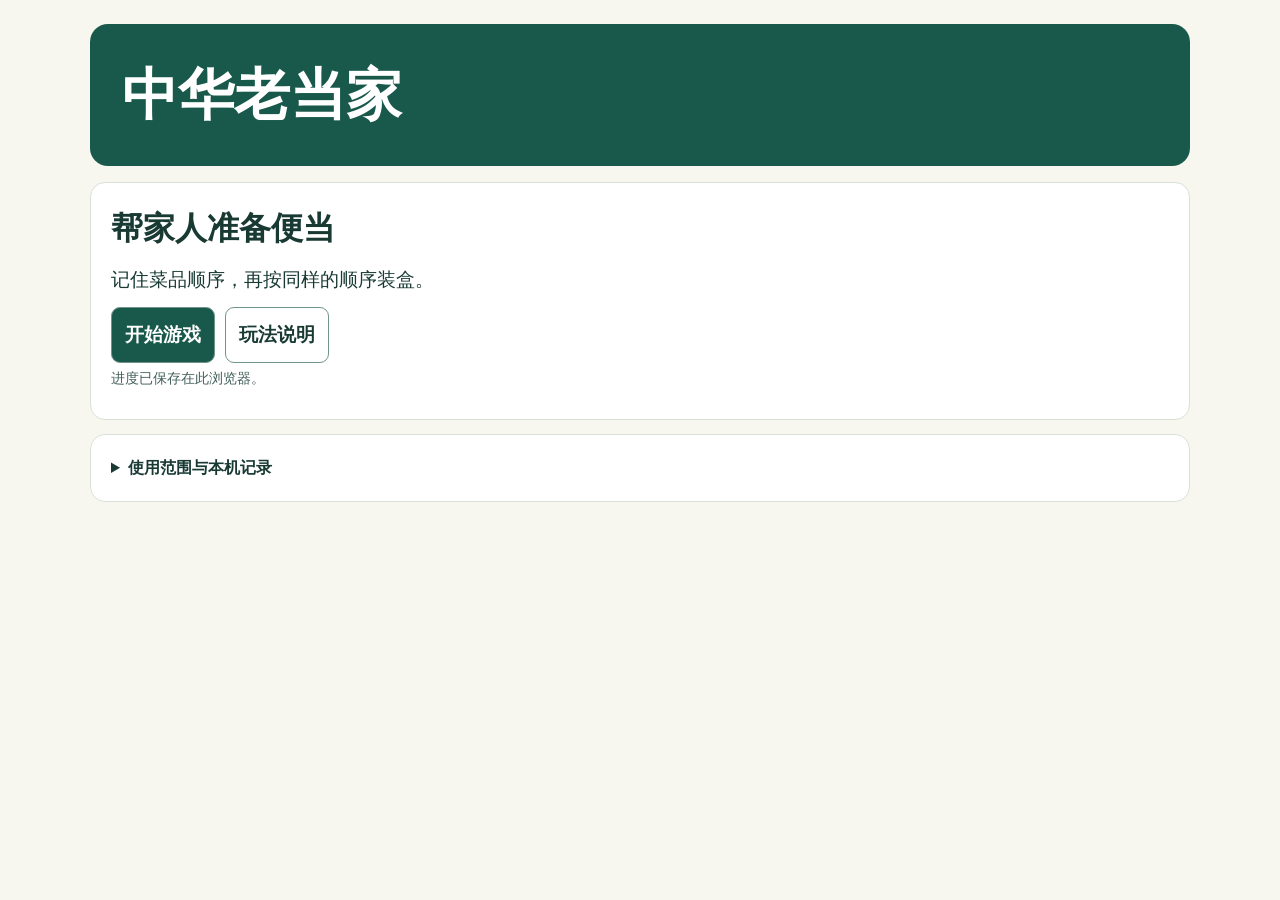
<file: chinese-old-master-mvp/index.html>
<!DOCTYPE html>
<html lang="zh-CN">
<head>
  <meta charset="utf-8">
  <meta name="viewport" content="width=device-width, initial-scale=1">
  <title>中华老当家 便当试玩</title>
  <link rel="stylesheet" href="style.css?v=survey-13">
</head>
<body><main>
  <header><h1>中华老当家</h1></header>
  <aside id="study-info" class="card" hidden>
    <strong id="study-title">研究试玩</strong>
    <p id="study-disclosure">本次试玩会保存菜品顺序、您的选择、提示与撤回操作、用时、关卡难度和您对游戏难度的反馈。研究团队使用研究编号整理记录。</p>
    <label id="study-consent-label"><input type="checkbox" id="study-consent"> 我已了解，并同意保存本次试玩记录。</label>
    <p id="study-entry-status" role="status"></p>
  </aside>
  <section id="home" class="card entry" aria-labelledby="home-title">
    <h2 id="home-title" tabindex="-1">帮家人准备便当</h2>
    <p>记住菜品顺序，再按同样的顺序装盒。</p>
    <div class="actions">
      <button id="home-start" class="primary">开始游戏</button>
      <button id="home-rules">玩法说明</button>
    </div>
    <p id="home-status" class="small" role="status"></p>
  </section>
  <section id="rules" class="card entry" aria-labelledby="rules-title" hidden>
    <h2 id="rules-title" tabindex="-1">怎样准备便当？</h2>
    <ol class="guide-steps">
      <li>
        <div class="guide-preview" aria-hidden="true"><span class="small">正在展示菜品</span><span class="guide-crop guide-watch"><img src="guide-watch.png" alt=""></span></div>
        <h3>记住菜品</h3><p>菜名会一个接一个出现。请记住它们的先后顺序。</p>
      </li>
      <li>
        <div class="guide-preview" aria-hidden="true"><span class="guide-crop guide-place"><img src="guide-place.png" alt=""></span></div>
        <h3>摆放菜品</h3><p>按原来的顺序依次点菜名。点错了，可以点「撤销」收回最后一道。</p>
      </li>
      <li>
        <div class="guide-preview" aria-hidden="true"><span>第 1 格　番茄炒蛋<br>第 2 格　家常豆腐</span><span class="guide-crop guide-submit"><img src="guide-check.png" alt=""></span></div>
        <h3>检查提交</h3><p>从第一格开始检查。准备好后点「提交便当」，进入下一轮。</p>
      </li>
    </ol>
    <p class="guide-note">正式游戏会根据您的完成情况调整菜品数量。按照自己的节奏来就好。游戏过程中偶尔会问您觉得难度怎么样，请按实际感受选择。</p>
    <div class="actions">
      <button id="rules-practice" class="primary">我知道了，开始练习</button>
      <button id="rules-back">返回首页</button>
    </div>
  </section>
  <section id="practice-complete" class="card entry" aria-labelledby="practice-title" hidden>
    <h2 id="practice-title" tabindex="-1">练习完成</h2>
    <p id="practice-feedback"></p>
    <dl class="practice-order">
      <dt>正确顺序</dt><dd id="practice-target"></dd>
      <dt>您摆放的顺序</dt><dd id="practice-answer"></dd>
    </dl>
    <p>如果已经明白怎么玩，就可以开始正式游戏。</p>
    <div class="actions">
      <button id="practice-retry">再练一次</button>
      <button id="formal-start" class="primary">我明白了，进入正式游戏</button>
    </div>
  </section>
  <section id="game" aria-label="便当游戏" hidden>
    <div id="chapters" class="chapters" aria-label="剧情进度"></div>
    <article class="card" id="game-card" tabindex="-1">
      <div class="state"><strong id="order"></strong><span id="progress"></span></div>
      <p id="storage" class="small" role="status"></p>
      <p id="feedback" role="status"></p>
      <div id="stage" class="stage" aria-live="polite">准备好后开始订单</div>
      <div id="choices" class="actions"></div>
      <ol id="answer" class="answer-slots" aria-label="便当内的摆放顺序" hidden></ol>
      <div class="actions">
        <button id="begin" class="primary">开始订单</button>
        <button id="undo" hidden>撤销</button><button id="hint" hidden>查看原顺序</button>
        <button id="submit" class="primary" hidden>提交便当</button>
        <button id="abort" hidden>中止本轮</button><button id="fault" hidden>记录设备异常</button>
        <button id="resume" hidden>继续测评</button>
      </div>
      <p id="report" class="report" hidden></p>
      <div class="actions end-actions" id="formal-actions">
        <button id="export">下载试玩记录</button><button id="end">提前结束测评</button><button id="reset">开始新测评</button>
      </div>
    </article>
    <details class="card" id="formal-log"><summary>本次逐轮记录</summary><div id="gameLog"></div></details>
  </section>
  <p id="study-status" class="small" role="status" hidden></p>
  <details class="card">
    <summary>使用范围与本机记录</summary>
    <p>本页面用于便当试玩。练习和正式记录分别保存在当前浏览器。换设备或清除站点数据前，请下载所需记录。</p>
    <div class="actions">
      <button id="export-local">下载本机试玩存档</button>
      <button id="home-reset" hidden>开始新测评</button>
    </div>
  </details>
  <dialog id="survey" aria-labelledby="survey-question" aria-describedby="survey-note">
    <h2 id="survey-question" tabindex="-1"></h2>
    <p id="survey-note">请按实际感受选择。答案仅用于研究，当前难度仍按游戏表现决定。</p>
    <div id="survey-options"></div>
  </dialog>
</main><script type="module" src="app.mjs?v=survey-13"></script></body>
</html>
</file>
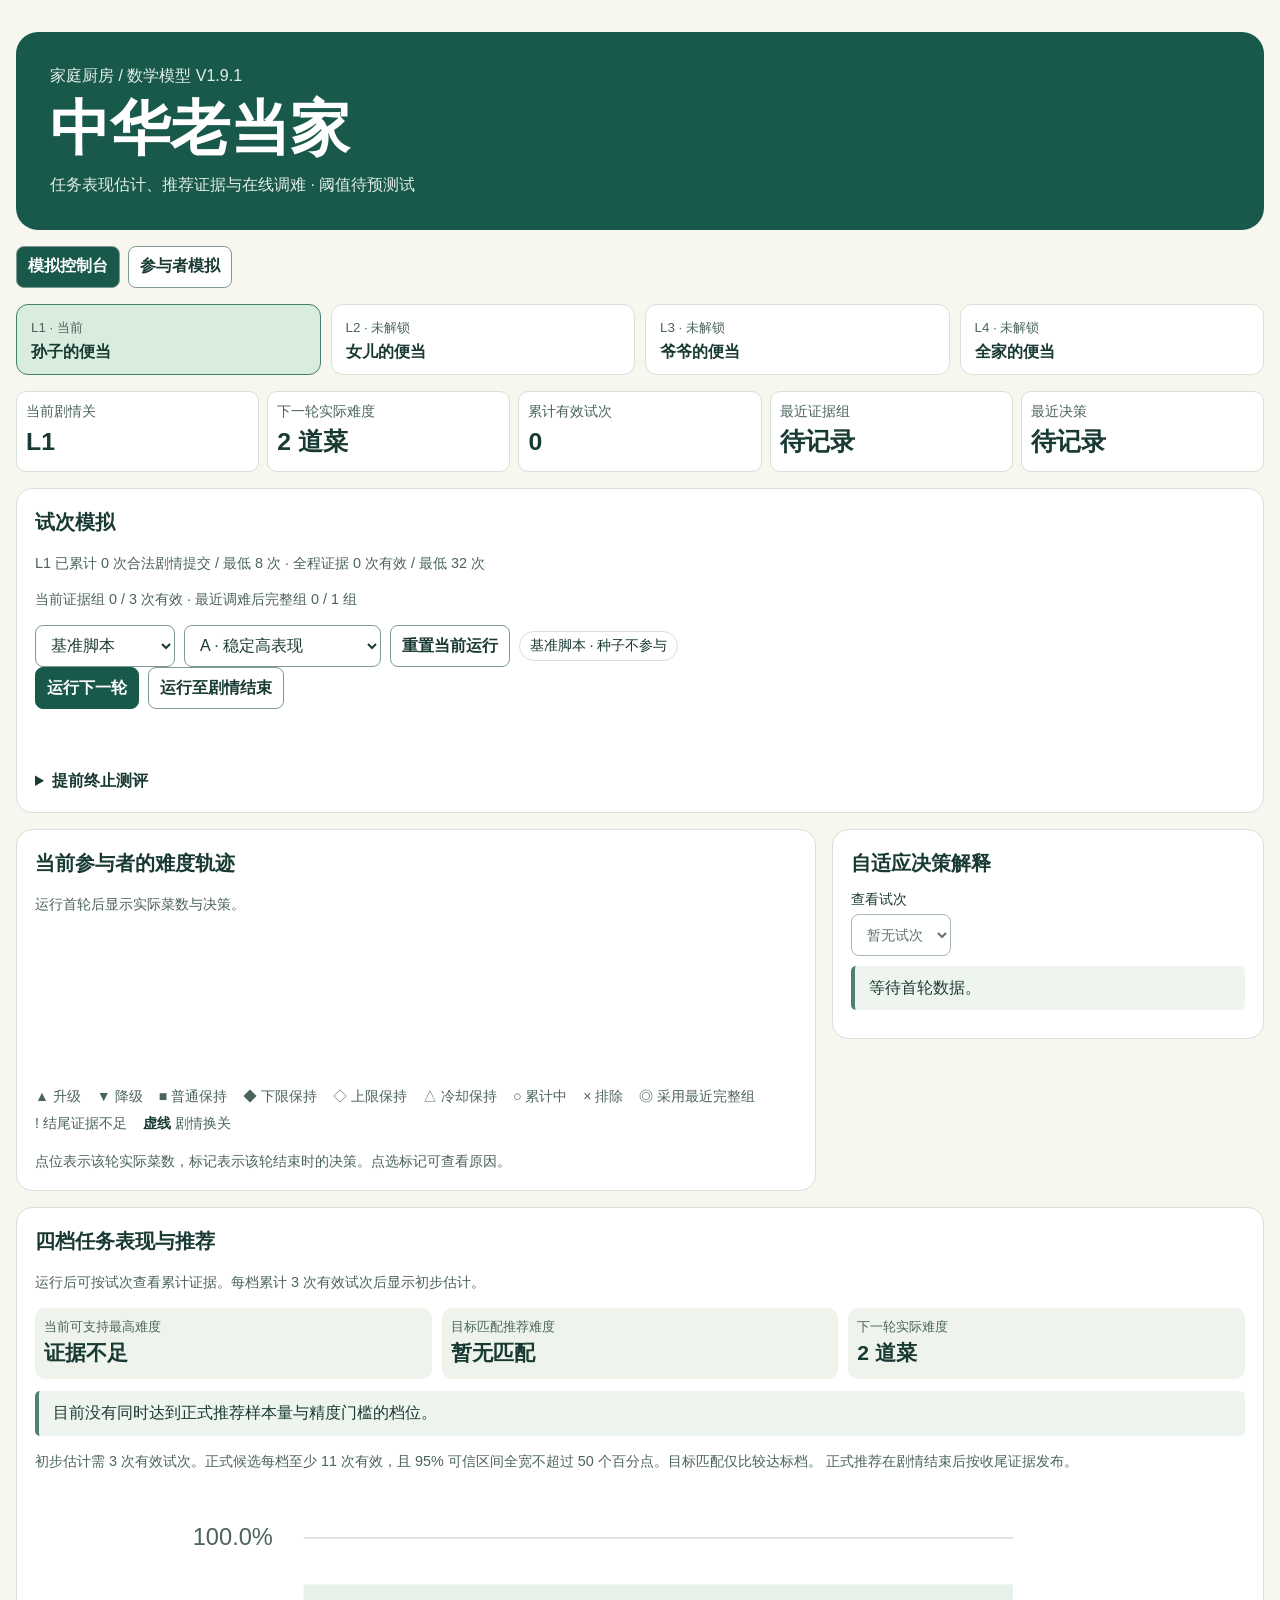
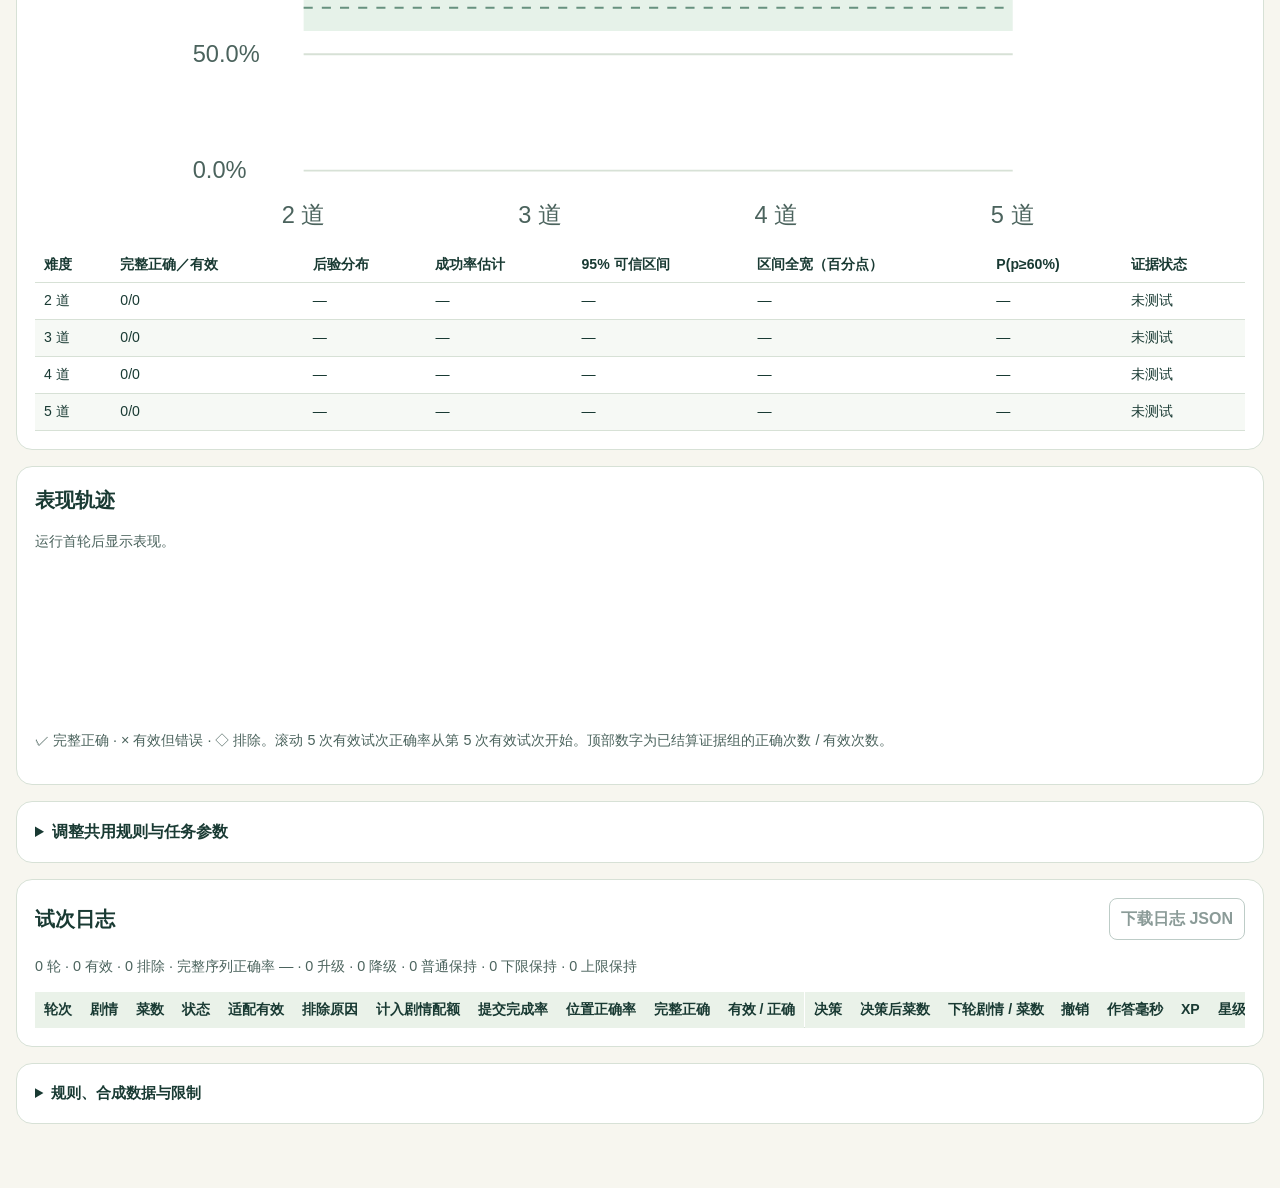
<file: chinese-old-master-simulator-v18/index.html>
<!doctype html>
<html lang="zh-CN">
<head>
<meta charset="utf-8">
<meta name="viewport" content="width=device-width, initial-scale=1">
<title>中华老当家 自适应数值模拟器 数学模型 V1.9.1</title>
<style>
:root{color-scheme:light;--ink:#193a33;--muted:#4b635d;--paper:#f7f6ef;--line:#d7e1d6;--green:#19594b;--rust:#a64e30}
*{box-sizing:border-box}body{margin:0;background:var(--paper);color:var(--ink);font:16px/1.55 "Microsoft YaHei","PingFang SC",sans-serif}
main{width:min(1250px,calc(100% - 32px));margin:auto;padding:32px 0 48px}
header{background:var(--green);border-radius:22px;padding:28px 34px;color:#fff;position:relative;overflow:hidden}
header p{margin:4px 0;color:#e1eee6}h1{font-family:SimSun,serif;font-size:clamp(2.25rem,6vw,3.75rem);line-height:1.12;margin:7px 0 10px}
h2{font-size:1.23rem;margin:0 0 10px}h3{margin:12px 0 6px}
.story{display:grid;grid-template-columns:repeat(4,1fr);gap:10px;margin:16px 0}
.chapter{border:1px solid var(--line);background:#fff;border-radius:12px;padding:10px 14px}.chapter strong{display:block}
.chapter[aria-current=step]{background:#d9eddf;border-color:#43806e}.chapter small{color:var(--muted)}
.layout{display:grid;grid-template-columns:minmax(0,1.6fr) minmax(330px,1fr);gap:16px;align-items:start}
.card{background:#fff;border:1px solid var(--line);border-radius:16px;padding:18px;margin-bottom:16px}
.toolbar,.flex{display:flex;align-items:center;gap:9px;flex-wrap:wrap}
button,select,input{font:inherit;color:inherit;border:1px solid #7e9a90;border-radius:8px;background:#fff;padding:7px 11px;min-height:42px}
button{cursor:pointer;font-weight:700}button:hover:not(:disabled){background:#e7f3e9}button.primary{background:var(--green);color:#fff;border-color:var(--green)}button.primary:hover:not(:disabled){background:#114336}
button:disabled{opacity:.5;cursor:default}button:focus-visible,select:focus-visible,input:focus-visible,summary:focus-visible{outline:3px solid #c67436;outline-offset:2px}
input[type=number]{width:100%;min-width:0}label{display:block;font-size:.9rem}label input,label select{display:block;margin-top:3px}
.fields{display:grid;grid-template-columns:repeat(2,minmax(0,1fr));gap:8px;margin:11px 0}
.levelfields{display:grid;grid-template-columns:repeat(3,minmax(0,1fr));gap:6px;align-items:center;margin:10px 0}
.state{display:grid;grid-template-columns:repeat(4,1fr);gap:8px;margin:16px 0}
.stat{background:#eef4ec;border-radius:10px;padding:9px;font-size:.82rem;color:var(--muted)}.stat b{display:block;font-size:1.32rem;color:var(--ink)}
.recommendation-stats{display:grid;grid-template-columns:repeat(auto-fit,minmax(min(100%,12rem),1fr));gap:10px;margin:12px 0}
.stage{border:1px solid #e3d2ba;background:#fcf4e7;border-radius:12px;padding:14px;margin-top:12px}
#stimulus{font-size:1.55rem;min-height:42px;color:#7b3a23;font-weight:700}.dish{margin:2px}
summary{cursor:pointer;font-weight:700}.muted{color:var(--muted);font-size:.9rem}.message{min-height:28px;color:#804222;font-weight:700}
.scroll{overflow:auto;max-height:410px}.log th{position:sticky;top:0;background:#eaf2e9}
table{border-collapse:collapse;width:100%;font-size:.88rem;white-space:nowrap}th,td{padding:7px 9px;border-bottom:1px solid var(--line);text-align:left}tbody tr:nth-child(even){background:#f6f9f5}
.loghead{display:flex;justify-content:space-between;align-items:center;gap:10px;flex-wrap:wrap}.loghead h2{margin:0}
details p{margin:.65em 0}.notes{font-size:.93rem}
@media(max-width:850px){.layout{grid-template-columns:1fr}.story{grid-template-columns:repeat(2,1fr)}}
@media(max-width:460px){header{padding:20px}.card{padding:13px}.state{grid-template-columns:repeat(2,1fr)}}
[hidden]{display:none!important}.tabs{display:flex;gap:8px;margin:16px 0}.tabs [aria-pressed=true]{background:var(--green);color:white}
.hero{display:grid;grid-template-columns:repeat(5,minmax(0,1fr));gap:8px;margin-bottom:16px}
.hero .stat{border:1px solid var(--line);background:white;font-size:.88rem;min-width:0}.hero .stat b{font-size:clamp(1rem,2.15vw,1.55rem)}
.analysis{display:grid;grid-template-columns:minmax(0,1.85fr) minmax(290px,1fr);gap:16px;align-items:start}
.chart{min-height:185px}.chart svg{display:block;width:100%;height:auto;max-height:360px}.chart text{font-family:inherit;fill:var(--muted);font-size:13px}
.legend{display:flex;flex-wrap:wrap;gap:6px 16px;color:var(--muted);font-size:.88rem;margin-top:8px}.legend b{color:var(--ink)}
.decision-box{border-left:4px solid #528173;background:#eef5ef;padding:10px 14px;border-radius:5px;margin:10px 0}.decision-box strong{font-size:1.15rem}
.decision-box dl{display:grid;grid-template-columns:auto 1fr;gap:6px 12px;margin:10px 0}.decision-box dt{color:var(--muted)}.decision-box dd{margin:0;overflow-wrap:anywhere}
.compact{margin-top:12px}.profile-grid{display:grid;grid-template-columns:repeat(2,minmax(0,1fr));gap:14px;margin-top:14px}.profile{border:1px solid var(--line);padding:14px;border-radius:12px}.profile h3{margin:0}
.profile .chart{min-height:0}.profile-settings{display:grid;grid-template-columns:repeat(4,minmax(0,1fr));gap:7px;margin:9px 0}.profile label{margin-bottom:5px}
.pill{display:inline-block;border:1px solid var(--line);border-radius:20px;padding:3px 10px;font-size:.86rem}.chart-help{margin-bottom:0}
@media(max-width:850px){.analysis,.profile-grid{grid-template-columns:1fr}.hero{grid-template-columns:repeat(3,1fr)}}
@media(max-width:460px){.hero{grid-template-columns:repeat(2,1fr)}}
</style>
</head>
<body>
<main>
<header><p>家庭厨房 / 数学模型 V1.9.1</p><h1>中华老当家</h1><p>任务表现估计、推荐证据与在线调难 · 阈值待预测试</p></header>
<section id="startupNotice" class="card" role="status" style="margin-top:16px">
<strong>模拟器尚未启动</strong>
<p>如果这条提示一直显示，请刷新页面，并确认浏览器允许此站点运行 JavaScript。</p>
</section>
<div id="interactiveApp" hidden>
<nav class="tabs" aria-label="模拟视图">
<button id="consoleTab" aria-pressed="true" aria-controls="consoleView">模拟控制台</button>
<button id="compareTab" aria-pressed="false" aria-controls="compareView">参与者模拟</button>
</nav>
<div id="consoleView">
<nav id="story" class="story" aria-label="剧情进度"></nav>
<div id="state" class="hero" aria-label="参与者表现概览"></div>
<section id="assessmentReport" class="card" aria-live="polite" hidden></section>
<section class="card">
<h2>试次模拟</h2>
<p id="quotaProgress" class="muted"></p>
<p id="evidenceProgress" class="muted"></p>
<div class="toolbar">
<select id="mode" aria-label="模拟模式"><option value="baseline">基准脚本</option><option value="probability">概率随机模拟</option><option value="manual">手动录入</option></select>
<select id="profile" aria-label="虚拟参与者"><option value="0">A · 稳定高表现</option><option value="1">B · 中等，高难度困难</option><option value="2">C · 低起点表现</option><option value="3">D · 波动表现</option></select>
<button id="reset">重置当前运行</button>
<button id="resume" class="primary" hidden>继续测验</button>
<span id="performanceLabel" class="pill" hidden></span>
</div>
<div id="probControls" class="toolbar" hidden><label>本次种子<input id="consoleSeed" type="number" min="0" max="4294967295" step="1" value="541"></label><button id="applySeed">应用种子并重跑</button><button id="editRates">编辑各菜数概率</button></div>
<div id="auto" class="toolbar"><button class="primary" id="single">运行下一轮</button><button id="all">运行至剧情结束</button></div>
<div id="manual" hidden>
<div class="fields">
<label>试次状态<select id="status"><option value="SUBMIT">独立提交</option><option value="TIMEOUT">独立作答完成但超时</option><option value="HINT">有提示提交</option><option value="ABORT">中止</option><option value="TECH">设备或操作异常</option></select></label>
<label>撤销次数<input id="undos" type="number" min="0" step="1" value="0"></label>
<label>作答毫秒（选填）<input id="responseMs" type="number" min="0" step="1"></label>
<label>提交完成率 %<input id="items" type="number" min="0" max="100" step="any" placeholder="例如 100"></label>
<label>位置正确率 %<input id="hits" type="number" min="0" max="100" step="any" placeholder="例如 67"></label>
</div><p id="rateHelp" class="muted"></p><button id="record" class="primary">记录试次</button>
</div>
<p id="message" class="message" role="status"></p>
<details id="endControls"><summary>提前终止测评</summary><div class="toolbar">
<label>终止原因<select id="terminationReason"><option value="WITHDRAWAL">参与者退出</option><option value="TECHNICAL_ISSUE">设备故障</option><option value="OTHER">其他原因</option></select></label><button id="terminate">记录并结束</button>
</div></details>
</section>
<div class="analysis">
<section class="card"><h2>当前参与者的难度轨迹</h2>
<div id="trajectory" class="chart"></div>
<div class="legend"><span>▲ 升级</span><span>▼ 降级</span><span>■ 普通保持</span><span>◆ 下限保持</span><span>◇ 上限保持</span><span>△ 冷却保持</span><span>○ 累计中</span><span>× 排除</span><span>◎ 采用最近完整组</span><span>! 结尾证据不足</span><span><b>虚线</b> 剧情换关</span></div>
<p class="muted chart-help">点位表示该轮实际菜数，标记表示该轮结束时的决策。点选标记可查看原因。</p>
</section>
<section class="card"><h2>自适应决策解释</h2>
<label>查看试次<select id="decisionTrial" aria-label="查看试次"></select></label>
<div id="explanation" class="decision-box"></div>
</section>
</div>
<section class="card"><h2>四档任务表现与推荐</h2>
<p class="muted" id="estimateCaption">按所选试次查看累计证据。误差线显示 95% 等尾可信区间。</p><div id="bayesProfile"></div></section>
<section class="card"><h2>表现轨迹</h2><div id="performanceChart" class="chart"></div><p class="muted">✓ 完整正确 · × 有效但错误 · ◇ 排除。滚动 5 次有效试次正确率从第 5 次有效试次开始。顶部数字为已结算证据组的正确次数 / 有效次数。</p></section>
<details class="card"><summary>调整共用规则与任务参数</summary><p class="muted">参数应用后，控制台从 L1 重新开始。所有数值均为暂定模拟假设。</p>
<form id="parameterForm"><div id="parameters" class="fields"></div>
<div class="toolbar"><button class="primary" type="submit">应用并重置</button><button id="restore" type="button">恢复默认值</button></div>
</form><p id="paramMessage" class="message" role="status"></p></details>
<section class="card">
<div class="loghead"><h2>试次日志</h2><button id="export">下载日志 JSON</button></div>
<p id="summary" class="muted"></p>
<div class="scroll" tabindex="0" aria-label="试次日志滚动区"><table class="log"><thead><tr>
<th>轮次</th><th>剧情</th><th>菜数</th><th>状态</th><th>适配有效</th><th>排除原因</th><th>计入剧情配额</th><th>提交完成率</th><th>位置正确率</th><th>完整正确</th><th>有效 / 正确</th><th>决策</th><th>决策后菜数</th><th>下轮剧情 / 菜数</th><th>撤销</th><th>作答毫秒</th><th>XP</th><th>星级</th>
</tr></thead><tbody id="log"></tbody></table></div>
</section>
</div>
<section id="compareView" class="card" hidden>
<h2>当前模拟配置</h2>
<p class="muted">每张卡片单独选择基准脚本或概率模式。种子只对已启用概率模式的卡片生效。</p>
<div class="toolbar"><label>随机种子<input id="seed" type="number" min="0" max="4294967295" step="1" value="42"></label><button id="compareRun" class="primary">运行并对比四人</button><button id="compareReset">恢复画像默认值</button><button id="compareExport">下载四组 JSON</button></div>
<p id="compareStatus" class="message" role="status"></p>
<div id="profiles" class="profile-grid"></div>
<p class="muted">实际升降以本轮菜数与下一轮菜数比较，末轮不计。相邻两次实际调整方向相反即为反向，跨关也计入；两次调整的累计有效试次编号相差不超过 3 时为快速反向。冷却将在指定的完整组内实际阻止反向改变菜数。</p>
<section class="card">
<h2>重复验证配置</h2>
<div class="toolbar"><label>推荐验证口径<select id="recommendationProtocol"><option value="story">完整剧情流程</option><option value="valid60">固定 60 次有效试次</option></select></label><button id="validateRecommendation" class="primary">验证推荐证据门槛</button></div>
<div class="toolbar"><button id="bayesCompare" class="primary">对照固定难度、原始规则与贝叶斯</button></div>
<p class="muted">每个画像、每种方案使用种子 1–100，固定 60 次有效试次。相同画像、种子和尝试轮次共享随机抽样值，实际对错取决于该轮菜数。此对照采用固定的逐菜数概率。</p>
<div class="toolbar"><button id="repeatRun">复跑种子 541 两次</button><button id="pairedRun">对照种子 541 与 542</button><label>批测口径<select id="batchProtocol"><option value="story">完整剧情流程</option><option value="valid60">固定 60 次有效试次</option><option value="groups10">固定 10 个完整证据组</option></select></label><button id="batchRun">运行每组 100 个种子</button><button id="studyExport" disabled>下载验证 JSON</button></div>
<p class="muted">四组均重新使用概率模式，读取卡片中的菜数概率。历史批测继续比较原始计数规则的 3、4、5 次窗口及反向冷却；贝叶斯算法对照使用上方专用按钮。</p>
<p class="muted">完整剧情检验收尾能否形成判断。固定 60 次检验相同试次暴露下的行为。固定 10 组检验相同决策机会下的行为。后两种不设剧情，固定 10 组默认最低有效门槛为实验用 30 次，正常剧情默认 32 次。</p>
<div id="studyResults" aria-live="polite"></div>
</section>
</section>
<details class="card notes"><summary>规则、合成数据与限制</summary>
<p>剧情固定为 L1–L4。四关共用菜数范围，换关沿用本轮决策后的菜数。每关默认最低提交配额为 8 次合法剧情提交。L1–L3 达到最低配额后，如证据组未满，留在原关直到结算，章节提交数可超过 8 次。L4 达到最低配额即结束，未满组的证据保留在日志中。每份订单只有一位点单人，L4 由奶奶代表全家。</p>
<p>L1–L3 达到最低配额后，默认最多再尝试 12 轮（含排除轮）。若到上限时本组仍未满，保留证据记录，沿用菜数进入下一关。暂停规则继续生效。</p>
<p>独立且至少提交一道菜的合法试次计入自适应。提示后合法提交计入剧情配额，中止、异常及非法输入不计入。连续 3 轮未计入自适应证据时默认暂停，保留记录、剧情进度和当前证据组，可手动继续。若该轮已完成 L4，直接结束。</p>
<p>最终报告默认要求累计 32 次有效试次、最近调难后在同一菜数完成 1 个完整组。收尾未满组留在累计曲线和日志中，正式推荐时排除。每档从 3 次有效试次起显示初步估计。正式候选至少有 11 次有效试次，且 95% 可信区间全宽不超过 50 个百分点。候选估计落在 60%–80% 内才可发布，取最接近 70% 的档位，等距取较低档。</p>
<p>如果达标的 5 道菜档有至少 97.5% 的后验概率高于 80%，提示最高难度仍偏容易；达标的 2 道菜档有至少 97.5% 的后验概率低于 60%，提示最低难度仍偏困难。触发边界或证据冲突时暂缓正式推荐。</p>
<p>在线以同一菜数的 3 次非重叠有效试次结算。P(p≥70%) 达 75% 升一级，P(p≤60%) 达 75% 降一级，否则保持。2–5 道菜限幅，冷却关闭。独立完成但超时的提交按有效错误处理，位置命中和作答时间仍保留。</p>
<p>位置正确率为正确位置数 ÷ 目标菜数。按时全部原位提交才是完整正确。四档以 Beta(1,1) 独立更新。当前可支持最高档要求该档及所有较低档分别达到 3 次有效，且 P(p≥60%) 至少为 75%。</p>
<p>基准画像均为合成脚本。中等画像在四道及以上出错；低起点画像约每五次正确一次；波动画像按六轮周期变化。也可为每个菜数单独设置完整正确的概率，固定种子可复现同一输入。两种模式均在第 5、12、19 次模拟中止、提示提交和异常。模拟与手动录入保留提交分数和状态。</p>
<p>D 的时间波动可在概率模式单独启用。系统在原菜数概率上叠加轮次偏移，模拟孤立低谷、持续低谷、恢复和交替高低表现。JSON 记录当轮使用的概率、随机抽样值和阶段。</p>
<p>模拟与手动记录均在浏览器中处理，未上传到站点。专用于虚拟测试。切换模式、应用参数或刷新前可下载日志。阈值、任务长度、时序和奖励均未验证，不用于诊断、能力分级或推断训练效果。</p>
</details>
</div>
</main>
<script src="./bayes.js" defer></script>
<script src="./model.js" defer></script>
<script src="./research.js" defer></script>
<script src="./app.js" defer></script>
</body>
</html>
</file>
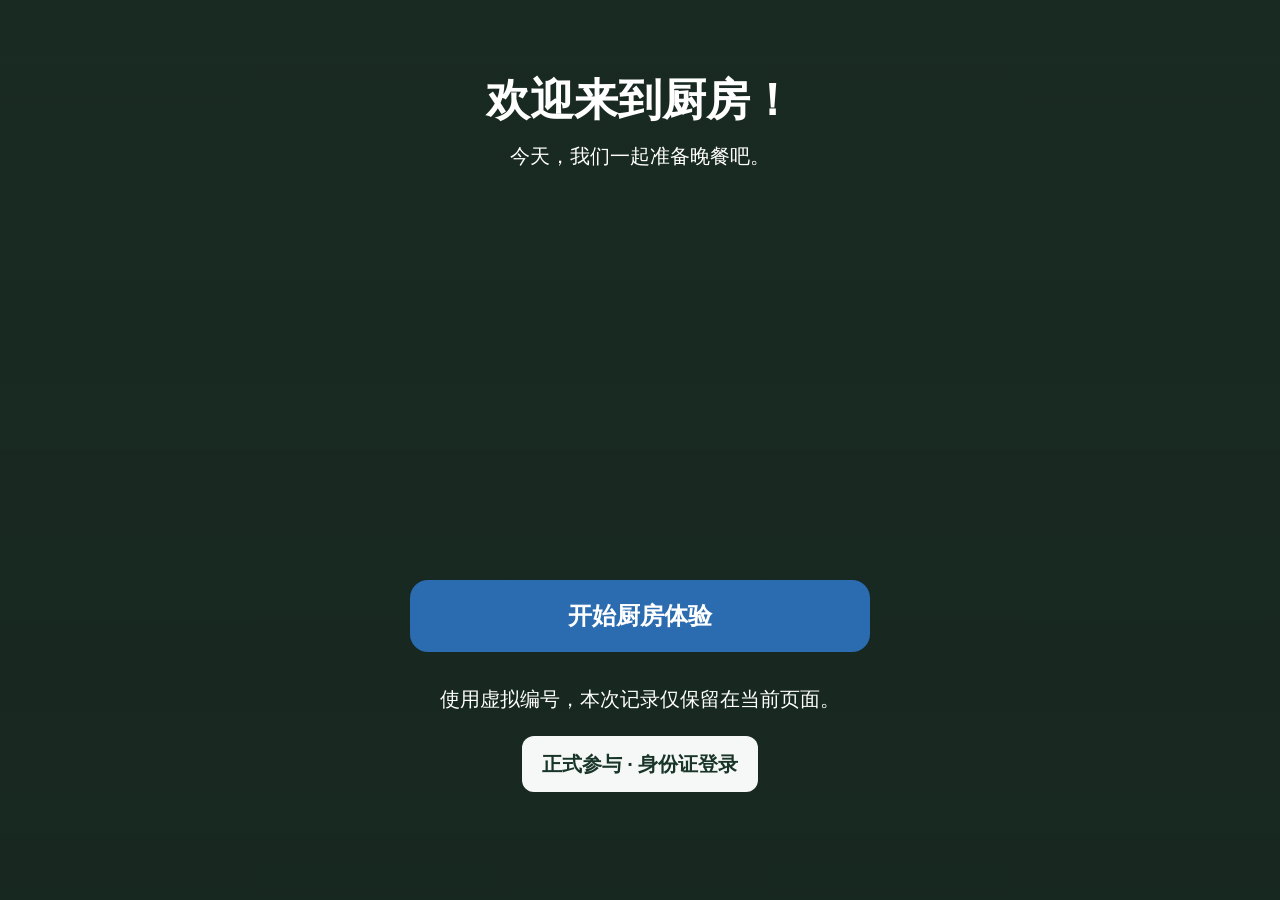
<file: cognitive-activity-web/index.html>
<!DOCTYPE html>
<html lang="zh-CN">
<head>
<meta charset="UTF-8">
<meta name="viewport" content="width=device-width, initial-scale=1.0, viewport-fit=cover">
<title>社区老年人个性化认知活动支持系统</title>
<link rel="stylesheet" href="css/style.css">
<meta http-equiv="refresh" content="0;url=participant.html">
</head>
<body>
<div class="container">
  <div class="hero">
    <h1>社区老年人个性化认知活动支持系统</h1>
    <p>正在进入活动页面……</p>
  </div>
  <p class="center" style="margin-top:2.2rem;">
    <a class="btn btn-primary btn-lg" href="participant.html">如果没有自动跳转，请点这里</a>
  </p>
</div>
</body>
</html>
</file>
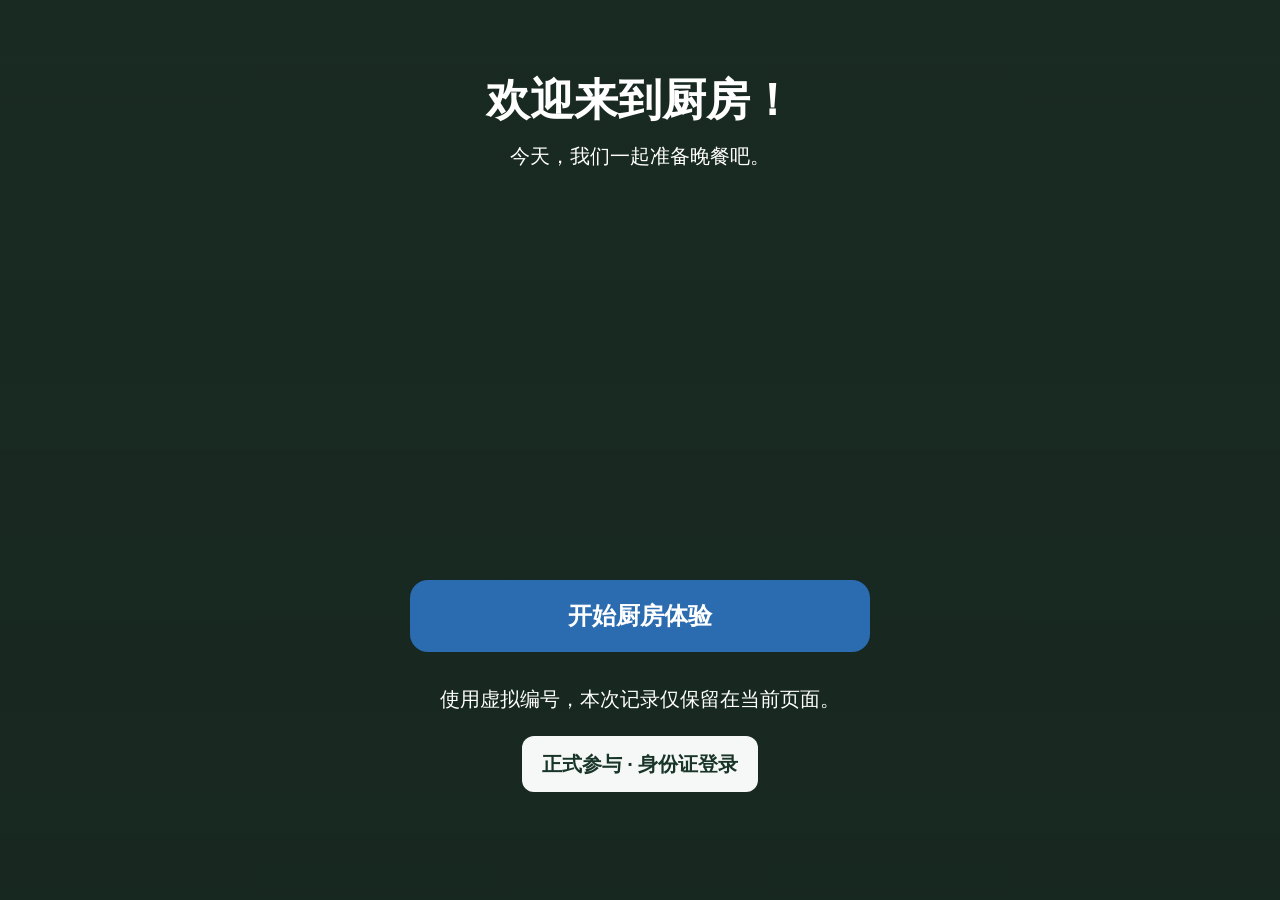
<file: cognitive-activity-web/participant.html>
<!DOCTYPE html>
<html lang="zh-CN">
<head>
<meta charset="UTF-8">
<meta name="viewport" content="width=device-width, initial-scale=1.0, viewport-fit=cover">
<title>认知活动 · 参与者端</title>
<link rel="stylesheet" href="css/style.css">
<style>
.kitchen-photo{display:block;width:100%;max-height:220px;object-fit:cover;border-radius:14px}
.food-photo{display:block;width:100%;height:84px;object-fit:contain;background:white;border-radius:8px}
.stage>.food-photo{width:min(78vw,300px);height:220px}
.slot .food-photo{height:68px}
#slots{background:#eee3d1;border-radius:16px;padding:12px}
@media(max-width:850px){#slots .slot{flex:1 1 105px;max-width:150px;min-height:85px}.item-grid{grid-template-columns:repeat(auto-fit,minmax(112px,1fr))}}
.kitchen-welcome{color:white;text-align:center}
body:has(#view-welcome.active),body:has(#view-task.active){background:#263b31}
body:has(#view-welcome.active)::before,body:has(#view-task.active)::before{content:"";position:fixed;inset:0;pointer-events:none;background-image:linear-gradient(rgba(18,33,27,.64),rgba(18,33,27,.72)),url("https://images.openai.com/static-rsc-4/KyJrQAz8D_0rbdOUj-hV6oG1_mE4QRbmJ9ZjDzT8rQ36a6RhMGbnvNItsYapLBVdx1LT4i1tJA60fj2ah2wtW4FbPMM3rsECGZA5onqoTvfmiCRCftd5UpglHFj6Z_XgN6trdPCdM9zbkytLS3lw63Xck_IG9z5S6cgqe51MSZk?purpose=inline"),url("https://images.openai.com/static-rsc-4/KyJrQAz8D_0rbdOUj-hV6oG1_mE4QRbmJ9ZjDzT8rQ36a6RhMGbnvNItsYapLBVdx1LT4i1tJA60fj2ah2wtW4FbPMM3rsECGZA5onqoTvfmiCRCftd5UpglHFj6Z_XgN6trdPCdM9zbkytLS3lw63Xck_IG9z5S6cgqe51MSZk?purpose=inline");background-position:center;background-repeat:no-repeat;background-size:cover,contain,cover}
body:has(#view-task.active)::before{background-image:linear-gradient(rgba(22,31,27,.82),rgba(22,31,27,.86)),url("https://images.openai.com/static-rsc-4/ppERMQLYm-s7yWbpIcKhwYX3uukfIM0hUdSr6xAq_lU__y6aRz1OjqJgMX7OPw9nS3vk0qJsjiwjkmPdgypaRG1tTn-tBHR5KyKosOU5ayfXRrOdRwH0_onMPEJqNrfDqVGKJgjdd1nTI_i0n14nlf2jdsuKLW_Yy0MFKwjwln59Ng2XLSE54wSI6PJA4CPE?purpose=inline"),url("https://images.openai.com/static-rsc-4/ppERMQLYm-s7yWbpIcKhwYX3uukfIM0hUdSr6xAq_lU__y6aRz1OjqJgMX7OPw9nS3vk0qJsjiwjkmPdgypaRG1tTn-tBHR5KyKosOU5ayfXRrOdRwH0_onMPEJqNrfDqVGKJgjdd1nTI_i0n14nlf2jdsuKLW_Yy0MFKwjwln59Ng2XLSE54wSI6PJA4CPE?purpose=inline")}
body:has(#view-welcome.active) .p-wrap,body:has(#view-task.active) .p-wrap{position:relative}
#view-welcome .login-card,#view-welcome .test-entry{background:rgba(255,255,255,.96);border-radius:16px}
#view-welcome .test-entry{width:fit-content;margin:1rem auto 0;padding:.55rem 1rem}
#view-welcome>.hint{color:white}
#view-task .task-header,#view-task .task-body{background:rgba(255,255,255,.96);border-radius:16px}
#view-task .task-body{padding:clamp(12px,2vw,24px)}
body:has(#view-task.active .kitchen-wait)::before{background-size:cover,cover,cover;background-position:center}
#view-task:has(.kitchen-wait) .task-body{background:transparent}
#task-stage.kitchen-wait{min-height:clamp(260px,57vh,560px);color:white;background:transparent;border:0;box-shadow:none}
#view-task:has(.kitchen-wait) .help-bar{display:none}
#view-welcome .welcome-head{margin:0;text-align:center}
#view-welcome .kitchen-welcome-copy{padding:12px 0}
#view-welcome .welcome-actions{margin:clamp(10rem,42vh,23rem) auto 0;text-align:center;color:white}
#view-welcome .welcome-actions p{color:white;margin:.45rem 0}
#view-welcome .formal-entry{max-width:32rem;margin:.6rem auto;text-align:center}
#view-welcome .formal-entry summary{cursor:pointer;display:flex;justify-content:center;align-items:center;min-height:56px;width:fit-content;margin:auto;padding:.45rem 1rem;border-radius:12px;background:#f5f8f6;color:#19352a;font-weight:700}
#view-welcome .formal-entry .login-card{margin:.5rem auto}
#view-welcome #code-msg:not(:empty){padding:.5rem;border-radius:10px;background:white}
.child-hint{max-width:27rem;padding:.8rem 1rem;border-radius:16px;background:#edf5e8;color:#203c2f;text-align:left}
.child-hint p{margin:.25rem 0 0}
@media(max-height:650px){#view-welcome .welcome-actions{margin-top:clamp(6rem,31vh,13rem)}}
.kitchen-wait .keep-mind{padding:.75rem 1.25rem;background:rgba(23,33,27,.87);color:white;border-radius:12px;font-weight:700;text-align:center}
.kitchen-wait .retention-bar{background:rgba(255,255,255,.55)}
.kitchen-wait .retention-bar i{background:#fff}
.kitchen-welcome-copy{padding:clamp(18px,4vw,36px)}
#view-welcome .kitchen-welcome h1{font-size:clamp(1.5rem,4vw,2.2rem);color:white}
#view-welcome .kitchen-welcome p{color:white;margin:0}
.kitchen-story-layout{display:grid;gap:1.2rem;align-items:center}
.kitchen-story-layout blockquote{margin:.65rem 0;padding:.7rem .9rem;background:#eef5ed;border-radius:10px}
@media(min-width:900px){.kitchen-story-layout{grid-template-columns:1fr 1fr}.kitchen-story-layout .kitchen-photo{max-height:none;aspect-ratio:4/3}}
</style></head>
<body>

<!-- 顶部小条（欢迎页不显示） -->
<div class="p-topbar" id="topbar" style="display:none">
  <span class="who" id="topbar-who"></span>
  <button class="mini-btn" id="btn-topbar-exit">退出活动</button>
</div>

<div class="p-wrap">

  <!-- ============ P01 欢迎与身份识别 ============ -->
  <section class="view" id="view-welcome">
    <div class="welcome-head">
      <div class="kitchen-welcome">
        <div class="kitchen-welcome-copy"><h1>欢迎来到厨房！</h1><p>今天，我们一起准备晚餐吧。</p></div>
      </div>
    </div>
    <div class="welcome-actions">
      <button class="btn btn-primary btn-lg" id="btn-test-mode">开始厨房体验</button>
      <p>使用虚拟编号，本次记录仅保留在当前页面。</p>
    </div>
    <details class="formal-entry" id="formal-entry">
      <summary>正式参与 · 身份证登录</summary>
      <div class="card login-card">
      <label class="login-label" for="code-input">请输入身份证号</label>
      <input class="input id-input" id="code-input" type="text" inputmode="numeric"
             maxlength="20" autocomplete="off" spellcheck="false" placeholder="18 位身份证号">
      <button class="btn btn-primary btn-lg btn-block" id="btn-code-go" style="margin-top:1rem;">开始活动</button>
      <p class="privacy-note">号码只用于找回您自己的活动记录，系统不保存号码本身。</p>
      </div>
    </details>
    <p class="login-msg" id="code-msg" role="status"></p>




  </section>

  <section class="view" id="view-kitchen-story" aria-labelledby="kitchen-story-title">
    <div class="card kitchen-story-layout">
      <img class="kitchen-photo" src="https://images.openai.com/static-rsc-4/VCT71BIRnIug_ZAOh4-SAJE5YKuPHVe3lb3y2CN9VGmTNXEAidGnTKXoQkFfoV_IU6R4Q7AYmu00AkBcZF7HpDf5wMklqzDLL6fwZcVrMrHabYr84rLMGdbouipzGMSTWrmICBbSCd7X5PHGnlxiy-oDseWB2x53INYmkF8gQIA?purpose=inline" alt="孩子和家人一起准备食材" loading="lazy">
      <div>
        <h2 id="kitchen-story-title" tabindex="-1">小朋友放学回家啦！</h2>
        <p>小朋友来到厨房，开心地说：</p>
        <blockquote>“今天学习了一天，有点饿啦！我们一起准备晚餐吧！”</blockquote>
        <p>请帮忙记住几样食材，等一会儿再按出现的顺序把它们放进备菜区。</p>
        <button class="btn btn-primary btn-lg" id="btn-story-ready">我准备好了</button>
        <p id="story-status" role="status"></p>
      </div>
    </div>
  </section>

  <!-- ============ 初始偏好与辅助设置 ============ -->
  <section class="view" id="view-prefs">
    <div class="card">
      <h2 style="margin-bottom:0.3rem;">先简单了解一下您</h2>
      <p class="muted">以下问题都可以跳过，不影响您参加活动。</p>

      <div class="label">您平时比较喜欢哪些生活主题？（可多选）</div>
      <div class="chip-grid" id="theme-chips"></div>

      <div class="label">屏幕文字大小</div>
      <div class="seg" id="font-seg">
        <button class="chip" data-fs="normal">标准</button>
        <button class="chip" data-fs="large">大字</button>
        <button class="chip" data-fs="xlarge">特大</button>
      </div>

      <div class="label">是否需要工作人员在旁协助操作？</div>
      <div class="seg" id="help-seg">
        <button class="chip" data-help="no">我自己可以</button>
        <button class="chip" data-help="yes">需要协助</button>
      </div>

      <div style="display:flex; gap:1rem; margin-top:2rem; justify-content:flex-end; flex-wrap:wrap;">
        <button class="btn btn-ghost" id="btn-prefs-skip">跳过，直接开始</button>
        <button class="btn btn-primary" id="btn-prefs-save">保存并继续</button>
      </div>
    </div>
  </section>

  <!-- ============ P03 任务推荐 ============ -->
  <section class="view" id="view-recommend">
    <div class="reco-card card">
      <div class="tagline" id="reco-tagline">今天为您推荐</div>
      <h2 id="reco-name">—</h2>
      <p class="desc" id="reco-desc">—</p>
      <div class="reco-meta">
        <span>类型：<b>顺序记忆</b></span>
        <span>物品数量：<b id="reco-items">—</b></span>
        <span>预计用时：<b id="reco-time">约 5–8 分钟</b></span>
      </div>
      <div class="reco-actions">
        <button class="btn btn-primary btn-lg" id="btn-reco-start">✅ 就做这个，开始</button>
        <button class="btn btn-outline" id="btn-reco-change">🔄 换一项材料</button>
      </div>
      <p class="history-strip" id="reco-history"></p>
    </div>
  </section>

  <!-- ============ P04 指导语与练习 ============ -->
  <section class="view" id="view-instruction">
    <div class="card">
      <h2 style="margin-bottom:0.4rem;">怎么做这个活动？</h2>
      
      <p class="muted" id="instr-text" style="font-size:1.05rem;"></p>
      <div class="instr-steps">
        <div class="instr-step">
          <div class="n">1</div>
          <span class="emoji">👀</span>
          <p>屏幕上会<b>一个一个</b>出现物品</p>
        </div>
        <div class="instr-step">
          <div class="n">2</div>
          <span class="emoji">🧠</span>
          <p>请记住它们<b>出现的顺序</b></p>
        </div>
        <div class="instr-step">
          <div class="n">3</div>
          <span class="emoji">👆</span>
          <p>按顺序<b>点选</b>下方物品，可撤销、可重选</p>
        </div>
      </div>
      <div class="task-actions">
        <button class="btn btn-primary btn-lg" id="btn-practice-start">先练一练（不计成绩）</button>
      </div>
      <p class="hint center" style="margin-top:1rem;">练习题不会计入正式记录；正式任务开始后就不能回看答案了。</p>
    </div>
  </section>

  <!-- ============ P05 正式任务（含练习） ============ -->
  <section class="view" id="view-task">
    <div class="task-header">
      <div>
        <div class="title" id="task-title">备菜清单</div>
        <div class="sub" id="task-sub">第 1 / 3 题 · 顺序再现</div>
      </div>
      <button class="btn-exit" id="btn-exit">退出活动</button>
    </div>

    <div class="task-body">
      <div class="stage" id="task-stage">
        <div class="tip">准备……</div>
      </div>

      <div id="respond-area" style="display:none;">
        <p class="center" style="margin-bottom:0.9rem; font-weight:700;">请按刚才出现的顺序选择物品</p>
        <h3>我的备菜区</h3><div class="slots" id="slots"></div><h3>选择食材</h3>
        <div class="item-grid" id="item-grid"></div>
        <div class="task-actions">
          <button class="btn btn-ghost" id="btn-undo">↩️ 撤销上一步</button>
          <button class="btn btn-ghost" id="btn-clear">🧹 重新选择</button>
          <button class="btn btn-primary" id="btn-submit" disabled>✅ 确认提交</button>
        </div>
      </div>

      <div class="help-bar">
        <button class="btn btn-outline" id="btn-help" style="min-height:48px;">🙋 需要帮助</button>
      </div>
    </div>
    <div class="phase-banner" id="phase-banner"></div>
  </section>

  <!-- ============ P06 完成反馈 ============ -->
  <section class="view" id="view-feedback">
    <div class="card" style="text-align:center; padding:2.2rem 1.4rem;">
      <div style="font-size:3.4rem;">🎉</div>
      <h2 style="margin:0.6rem 0 0.3rem;">本次活动已完成</h2>
      <p class="muted">感谢您的参与！您的记录已保存，下次再来会接着上次的进展。</p>

      <p id="kitchen-finish" hidden>备菜完成，家人可以一起准备晚餐了。</p><div class="fb-summary" id="fb-summary"></div>

      <div class="label center" style="text-align:center;">今天的活动感觉怎么样？</div>
      <div class="rating-row" id="rating-row">
        <button class="rating-btn" data-rating="too_easy"><span class="emoji">😌</span>比较轻松</button>
        <button class="rating-btn" data-rating="just_right"><span class="emoji">🙂</span>刚刚好</button>
        <button class="rating-btn" data-rating="too_hard"><span class="emoji">🤔</span>有些困难</button>
      </div>

      <div style="margin-top:1.8rem;">
        <button class="btn btn-primary btn-lg" id="btn-finish">结束并退出</button>
        <p class="hint" style="margin-top:0.7rem;">可以跳过体验反馈，直接退出活动。</p>
      </div>
    </div>
  </section>

</div>

<!-- 提交确认弹窗 -->
<div class="modal-mask" id="confirm-mask">
  <div class="modal">
    <h3 id="confirm-title">确认提交？</h3>
    <p class="muted" id="confirm-text">提交后就不能再修改了。</p>
    <div class="modal-actions">
      <button class="btn btn-ghost" id="confirm-no">再想想</button>
      <button class="btn btn-primary" id="confirm-yes">确认</button>
    </div>
  </div>
</div>

<!-- 帮助弹窗 -->
<div class="modal-mask" id="help-mask">
  <div class="modal">
    <h3>您需要哪方面的帮助？</h3>
    <div style="display:flex; flex-direction:column; gap:0.7rem;">
      <button class="btn btn-outline btn-block help-opt" data-help="read_aloud">🔊 把题目说明再念一遍</button>
      <button class="btn btn-outline btn-block help-opt" data-help="demonstrate">🖐️ 演示一下怎么操作</button>
      <button class="btn btn-outline btn-block help-opt" data-help="other">💬 其他帮助</button>
    </div>
    <div class="modal-actions">
      <button class="btn btn-ghost" id="help-close">关闭</button>
    </div>
  </div>
</div>

<div class="toast" id="toast"></div>

<script src="vendor/index.global.js"></script>
<script src="js/config.js"></script>
<script src="js/identity.js"></script>
<script src="js/api.js"></script>
<script src="js/participant.js?v=kitchen-scene-3"></script>
</body>
</html>
</file>
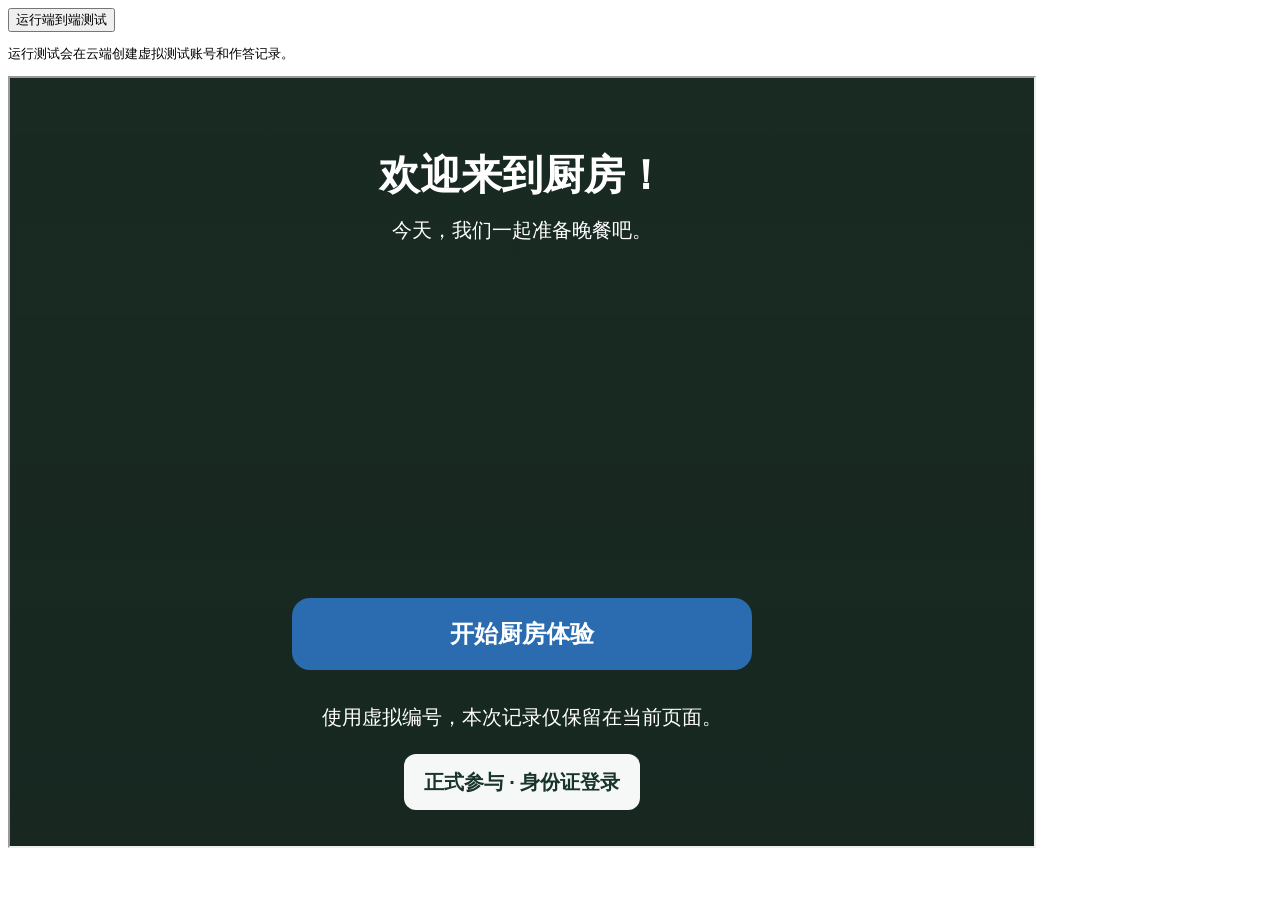
<file: dev/e2e.html>
<!DOCTYPE html>
<html lang="zh-CN">
<head><meta charset="UTF-8"><title>e2e</title></head>
<body>
<button id="run-test" hidden>运行端到端测试</button>
<pre id="out">E2E running...</pre>
<iframe id="fr" src="../cognitive-activity-web/participant.html" style="width:1024px;height:768px;"></iframe>
<script src="../cognitive-activity-web/vendor/index.global.js"></script>
<script src="../cognitive-activity-web/js/config.js"></script>
<script src="../cognitive-activity-web/js/api.js"></script>
<script>
(async () => {
  if (!['localhost', '127.0.0.1', '[::1]'].includes(location.hostname)) {
    const run = document.getElementById('run-test');
    document.getElementById('out').textContent = '运行测试会在云端创建虚拟测试账号和作答记录。';
    run.hidden = false;
    await new Promise(resolve => run.addEventListener('click', resolve, { once: true }));
    run.hidden = true;
  }
  const out = document.getElementById('out');
  const lines = [];
  const P = [];
  const log = (m) => { lines.push(m); out.textContent = lines.join('\n'); };
  const ok = (name, cond) => { P.push(!!cond); log((cond ? 'PASS ' : 'FAIL ') + name); };
  const sleep = (ms) => new Promise(r => setTimeout(r, ms));

  function waitFor(cond, maxPolls) {
    return new Promise((resolve, reject) => {
      let n = 0;
      const iv = setInterval(() => {
        let v = null;
        try { v = cond(); } catch (e) { }
        if (v) { clearInterval(iv); resolve(v); }
        else if (++n > (maxPolls || 30000)) { clearInterval(iv); reject(new Error('waitFor timeout')); }
      }, 50);
    });
  }

  try {
    log('step0: 准备建档');
    /* ============ 准备：建档 ============ */
    const codeA = 'E2E-' + Math.floor(1000 + Math.random() * 9000);
    const pa = await api.createParticipant(codeA, '端到端测试A', 'e2e');
    ok('建档参与者 ' + codeA, pa && pa.id);

    /* ============ UI 流程（iframe 驱动） ============ */
    const fr = document.getElementById('fr');
    await waitFor(() => fr.contentDocument && fr.contentDocument.querySelector('#btn-test-mode'));
    const $f = (s) => fr.contentDocument.querySelector(s);
    const $$f = (s) => fr.contentDocument.querySelectorAll(s);
    const viewActive = () => [...$$f('.view')].find(v => v.classList.contains('active'));
    const ctxOf = () => JSON.parse(fr.contentWindow.sessionStorage.getItem('cog_ctx') || 'null');

    // P01（新版：输入框直接在首屏，输入编号后点「开始活动」）
    $f('#code-input').value = codeA;
    $f('#code-input').dispatchEvent(new fr.contentWindow.Event('input'));
    $f('#btn-code-go').click();
    await waitFor(() => viewActive() && viewActive().id === 'view-prefs');
    ok('P01 编号登录 → 进入偏好设置', true);

    // P02
    $f('#theme-chips .chip').click();
    $f('#font-seg .chip[data-fs="large"]').click();
    $f('#help-seg .chip[data-help="no"]').click();
    $f('#btn-prefs-save').click();
    await waitFor(() => viewActive() && viewActive().id === 'view-recommend');
    // 推荐卡片是异步加载的，等任务名真正写入
    await waitFor(() => $f('#reco-name').textContent && $f('#reco-name').textContent !== '—');
    ok('P02 偏好保存 → 进入推荐', true);
    const recoName1 = $f('#reco-name').textContent;
    ok('P03 推荐卡片显示任务名（' + recoName1 + '）', recoName1 && recoName1 !== '—');

    // 换一项材料
    $f('#btn-reco-change').click();
    await sleep(600);
    ok('P03 换一项材料可用', true);

    // P04
    $f('#btn-reco-start').click();
    await waitFor(() => viewActive() && viewActive().id === 'view-instruction');
    ok('P04 进入指导语页', true);

    // 练习
    $f('#btn-practice-start').click();
    await waitFor(() => viewActive() && viewActive().id === 'view-task' && $f('#respond-area').style.display !== 'none');
    let ctx = ctxOf();
    ok('练习题进入作答阶段（' + ctx.presentedItems.length + ' 个物品）', ctx.presentedItems && ctx.presentedItems.length === 2);
    // 按呈现顺序点击
    ctx.presentedItems.forEach(it => {
      [...$$f('#item-grid .item-card')].find(b => b.textContent.includes(it.name)).click();
    });
    $f('#btn-submit').click();
    await waitFor(() => $f('#confirm-mask').classList.contains('show'));
    $f('#confirm-yes').click();
    ok('练习提交完成', true);

    // 正式三题
    const answers = ['correct', 'wrong', 'correct'];
    let undoDone = false;
    for (let q = 0; q < 3; q++) {
      await waitFor(() => {
        const c = ctxOf();
        return c && !c.practiceMode && c.phase === 'responding' && $f('#respond-area').style.display !== 'none' && c.sequenceNo === q + 1;
      });
      ctx = ctxOf();
      const presented = ctx.presentedItems;
      // Q1 先做一个撤销操作
      if (q === 0) {
        [...$$f('#item-grid .item-card')].find(b => b.textContent.includes(presented[0].name)).click();
        $f('#btn-undo').click();
        undoDone = true;
      }
      const order = answers[q] === 'correct' ? presented : presented.slice().reverse();
      order.forEach(it => {
        [...$$f('#item-grid .item-card')].find(b => b.textContent.includes(it.name)).click();
      });
      $f('#btn-submit').click();
      await waitFor(() => $f('#confirm-mask').classList.contains('show'));
      $f('#confirm-yes').click();
      await sleep(400);
    }
    ok('三道正式题全部提交（含一次撤销操作）', undoDone);

    // P06
    await waitFor(() => viewActive() && viewActive().id === 'view-feedback');
    ok('P06 进入完成反馈页', true);
    $f('#rating-row .rating-btn[data-rating="just_right"]').click();
    await waitFor(() => !$f('#btn-finish').disabled);
    ok('体验反馈保存成功（结束按钮解锁）', true);
    await waitFor(() => $f('#fb-summary').textContent.indexOf('完成题目') >= 0, 15000);
    const summaryText = $f('#fb-summary').textContent;
    ok('会话小结显示（' + summaryText.replace(/\s+/g, ' ') + '）', summaryText.includes('完成题目'));

    $f('#btn-finish').click();
    await waitFor(() => viewActive() && viewActive().id === 'view-welcome');
    ok('结束并清除信息（回到欢迎页）', !fr.contentWindow.sessionStorage.getItem('cog_ctx'));

    /* ============ 数据核验 ============ */
    await sleep(1500); // 等事件日志冲刷
    const pA2 = await api.participantByCode(codeA);
    const attempts = await api.participantAttempts(pA2.id);
    const formal = attempts.filter(a => !a.is_practice);
    const practice = attempts.filter(a => a.is_practice);
    ok('记录：练习 ' + practice.length + ' 条 + 正式 ' + formal.length + ' 条',
      practice.length === 1 && formal.length === 3);
    ok('记录：全部已提交', formal.every(a => a.status === 'submitted'));
    // Q1 correct: 全对；Q2 倒序：物品全再现但顺序错（偶数个无固定点，奇数个中位不动）；Q3: 全对
    const n1 = formal[0].total_items;
    ok('评分 Q1 位置全对 ' + formal[0].positional_correct + '/' + n1,
      formal[0].positional_correct === n1 && formal[0].full_correct === true);
    const n2 = formal[1].total_items;
    const expectPos2 = (n2 % 2 === 0) ? 0 : 1;
    ok('评分 Q2 倒序 ' + formal[1].positional_correct + '/' + n2 + '（物品再现 ' + formal[1].item_correct + '，完整正确=false）',
      formal[1].positional_correct === expectPos2 && formal[1].full_correct === false && formal[1].item_correct === n2);
    const n3 = formal[2].total_items;
    ok('评分 Q3 位置全对 ' + formal[2].positional_correct + '/' + n3,
      formal[2].positional_correct === n3 && formal[2].full_correct === true);

    // 事件日志核验
    const evs = await api.listEvents(formal[0].id);
    const types = evs.map(e => e.event_type);
    ok('事件日志包含 undo', types.includes('undo'));
    ok('事件日志包含 select/submit/present_start/respond_start',
      ['select', 'submit', 'present_start', 'respond_start'].every(t => types.includes(t)));

    // 反馈核验
    const pA = await api.participantByCode(codeA);
    const hist = await api.historyFor(pA.id, 50);
    ok('再次登录可读历史（' + hist.length + ' 条）', hist.length === 3);

    /* ============ 推荐差异化验证 ============ */
    // 参与者B：全部满分 → 应推荐 hard
    const codeB = 'E2E-' + Math.floor(1000 + Math.random() * 9000);
    const pb = await api.createParticipant(codeB, '端到端测试B', 'e2e');
    const sb = await api.startSession(pb.id, 'test');
    for (let i = 0; i < 3; i++) {
      const att = await api.createAttempt(sb.id, pb.id, 1, i + 1, false, null);
      const resp = att.presented_items.map(x => ({ id: x.id }));
      const r = await api.submitAttempt(att.attempt_id, resp, []);
      if (!r.ok) log('B submit fail: ' + JSON.stringify(r));
    }
    await api.endSession(sb.id);
    const rb = await api.getRecommendation(pb.id, null);
    ok('满分参与者推荐 hard（实际 ' + rb.difficulty + '，历史 ' + rb.history_count + ' 次，正确率 ' + rb.accuracy + '）', rb.difficulty === 'hard');

    // 参与者A：2/3 题满分，正确率 (3+1+3)/9 = 0.78 → medium
    const ra = await api.getRecommendation(pA.id, null);
    ok('78% 正确率参与者推荐 medium（实际 ' + ra.difficulty + '）', ra.difficulty === 'medium');

    // 参与者C：新参与者 → easy
    const codeC = 'E2E-' + Math.floor(1000 + Math.random() * 9000);
    const pc = await api.createParticipant(codeC, '端到端测试C', 'e2e');
    const rc = await api.getRecommendation(pc.id, null);
    ok('新参与者推荐 easy（实际 ' + rc.difficulty + '）', rc.difficulty === 'easy');

    /* ============ 中断与清理验证 ============ */
    const sd = await api.startSession(pc.id, 'test');
    const attd = await api.createAttempt(sd.id, pc.id, 1, 1, false, null);
    await api.interruptAttempt(attd.attempt_id, 'refresh');
    const after = await api.attemptById(attd.attempt_id);
    ok('中断尝试标记为 interrupted（原因 refresh）', after.status === 'interrupted' && after.interrupted_reason === 'refresh');
    // 重复提交被拒
    const dup = await api.submitAttempt(formal[0].id, [{ id: 1 }], []);
    ok('重复提交被拒绝（' + dup.reason + '）', dup.ok === false && dup.reason === 'already_submitted');
    await api.endSession(sd.id);

    // 清理端到端测试数据标记（保留在库中不影响业务，工作人员端可见；此处仅记录）
    log('测试参与者：' + codeA + ' / ' + codeB + ' / ' + codeC + '（均为测试编号，不影响真实参与者档案）');

  } catch (e) {
    ok('流程异常中断：' + (e && e.message ? e.message : String(e)), false);
  }

  const pass = P.filter(x => x).length;
  document.title = 'E2E_' + pass + '_' + P.length;
  out.textContent = lines.join('\n') + '\n\n==== 结果：' + pass + ' / ' + P.length + ' 通过 ====';
})();
</script>
</body>
</html>
</file>
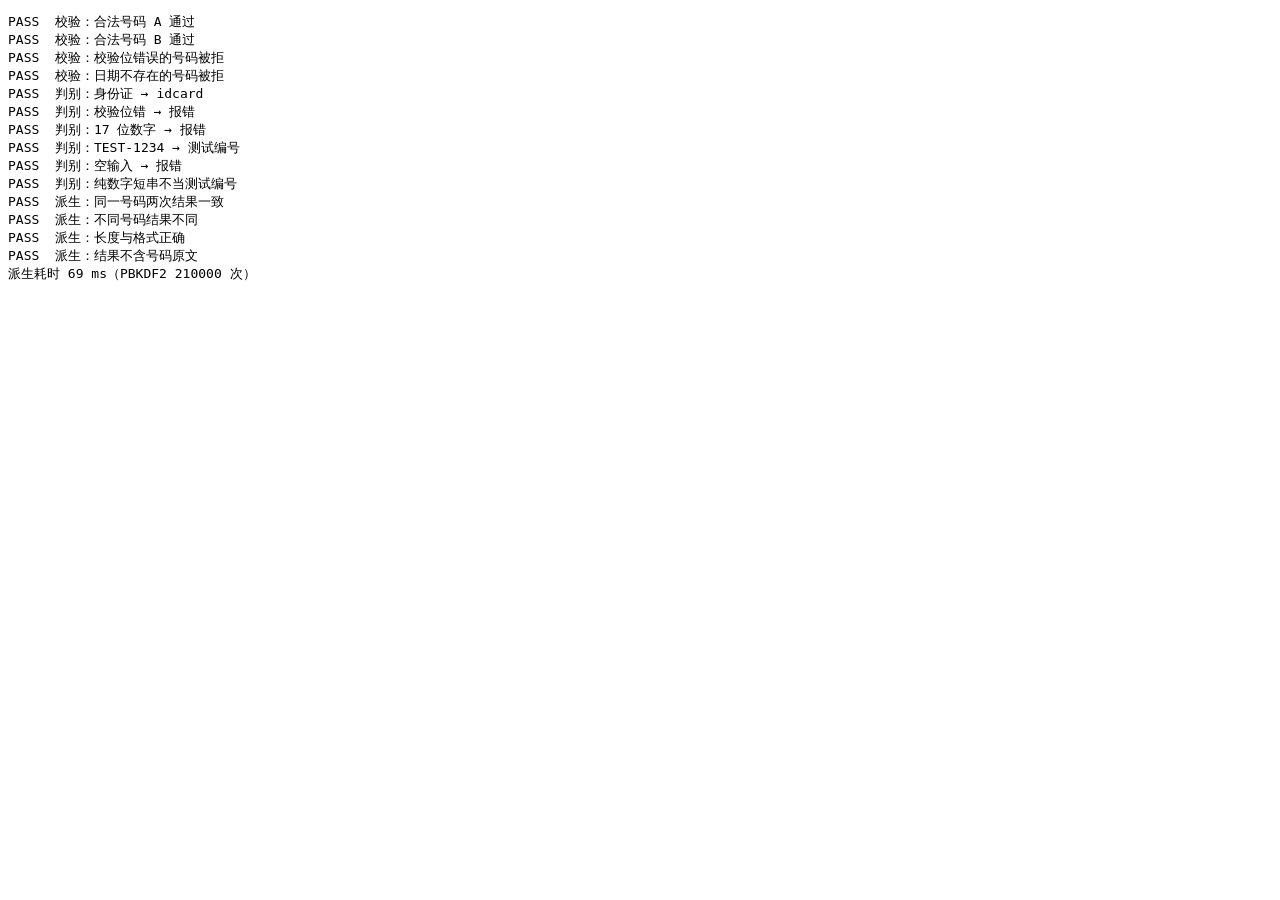
<file: dev/login_test.html>
<!DOCTYPE html>
<html lang="zh-CN">
<head><meta charset="UTF-8"><title>身份识别与登录测试</title></head>
<body>
<pre id="out">running...</pre>
<script src="../cognitive-activity-web/vendor/index.global.js"></script>
<script src="../cognitive-activity-web/js/config.js"></script>
<script src="../cognitive-activity-web/js/identity.js"></script>
<script src="../cognitive-activity-web/js/api.js"></script>
<script>
(function () {
  const lines = [];
  let pass = 0, fail = 0;
  function log(s) { lines.push(s); document.getElementById('out').textContent = lines.join('\n'); }
  function ok(name, cond, extra) {
    if (cond) { pass++; lines.push('PASS  ' + name); }
    else { fail++; lines.push('FAIL  ' + name + (extra ? '  << ' + extra : '')); }
    document.getElementById('out').textContent = lines.join('\n');
  }
  function sleep(ms) { return new Promise(r => setTimeout(r, ms)); }

  // 格式合法但虚构的测试号码
  const ID_A = '110101199003071233';
  const ID_B = '440305195808152342';
  const ID_WRONG = '110101199003071234';

  async function run() {
    /* ---- 1. 身份证校验 ---- */
    ok('校验：合法号码 A 通过', Identity.checkIdCard(ID_A) === true);
    ok('校验：合法号码 B 通过', Identity.checkIdCard(ID_B) === true);
    ok('校验：校验位错误的号码被拒', Identity.checkIdCard(ID_WRONG) === false);
    ok('校验：日期不存在的号码被拒', Identity.checkIdCard('110101199002301234') === false);

    /* ---- 2. 输入判别 ---- */
    ok('判别：身份证 → idcard', Identity.classify(ID_A).type === 'idcard');
    ok('判别：校验位错 → 报错', !!Identity.classify(ID_WRONG).error);
    ok('判别：17 位数字 → 报错', !!Identity.classify('11010119900307123').error);
    ok('判别：TEST-1234 → 测试编号', Identity.classify('TEST-1234').type === 'test');
    ok('判别：空输入 → 报错', !!Identity.classify('   ').error);
    ok('判别：纯数字短串不当测试编号', !!Identity.classify('1234').error);

    /* ---- 3. 派生编号 ---- */
    const t0 = Date.now();
    const c1 = await Identity.deriveIdCode(ID_A);
    const cost = Date.now() - t0;
    const c2 = await Identity.deriveIdCode(ID_A);
    const c3 = await Identity.deriveIdCode(ID_B);
    ok('派生：同一号码两次结果一致', c1 === c2, c1 + ' vs ' + c2);
    ok('派生：不同号码结果不同', c1 !== c3);
    ok('派生：长度与格式正确', /^ID-[0-9A-F]{32}$/.test(c1), c1);
    ok('派生：结果不含号码原文', c1.indexOf(ID_A) < 0 && c1.indexOf(ID_A.slice(0, 8)) < 0);
    log('派生耗时 ' + cost + ' ms（PBKDF2 210000 次）');

    /* ---- 4. 登录建档流程 ---- */
    const TEST_CODE = 'TEST-' + Math.floor(1000 + Math.random() * 9000);
    const r1 = await api.loginOrCreate(TEST_CODE, 'test');
    ok('登录：首次进入自动建档', r1.participant && r1.created === true, JSON.stringify(r1).slice(0, 120));
    const pid1 = r1.participant && r1.participant.id;

    const r2 = await api.loginOrCreate(TEST_CODE, 'test');
    ok('登录：再次进入命中同一档案', r2.created === false && r2.participant.id === pid1,
       'id ' + pid1 + ' vs ' + (r2.participant && r2.participant.id));

    const idc = await Identity.resolve(ID_A);
    ok('解析：身份证得到 ID- 前缀编号', idc.code.indexOf('ID-') === 0 && idc.tail === '1233',
       idc.code.slice(0, 12) + '… tail=' + idc.tail);

    const r3 = await api.loginOrCreate(idc.code, 'idcard');
    ok('登录：身份证编号可建档或恢复既有档案',
       r3.participant && (r3.created === true || r3.reactivated === true),
       JSON.stringify({ created: r3.created, reactivated: r3.reactivated }));
    const r4 = await api.loginOrCreate(idc.code, 'idcard');
    ok('登录：身份证再次进入命中同一档案', r4.created === false && r3.participant.id === r4.participant.id);

    const r5 = await api.loginOrCreate('ID-FFFFFFFFFFFFFFFFFFFFFFFFFFFFFFFF', 'idcard');
    ok('登录：另一个编号是另一份档案', r5.participant && r5.participant.id !== r3.participant.id);

    /* ---- 5. 会话与推荐链路仍然通 ---- */
    const s = await api.startSession(pid1, 'test');
    ok('会话：可创建', !!(s && s.id));
    const rec = await api.getRecommendation(pid1, null);
    ok('推荐：新参与者得到入门任务', rec && rec.ok === true && rec.difficulty === 'easy',
       JSON.stringify(rec).slice(0, 140));
    try { await api.endSession(s.id); } catch (e) { }

    /* ---- 收尾：把测试档案标记为 inactive，不污染正式数据 ---- */
    try {
      await api.updateParticipant(pid1, { status: 'inactive' });
      await api.updateParticipant(r3.participant.id, { status: 'inactive' });
      await api.updateParticipant(r5.participant.id, { status: 'inactive' });
      log('已把 3 份测试档案标记为 inactive');
    } catch (e) { log('清理测试档案失败：' + e); }

    lines.push('');
    lines.push('RESULT ' + pass + ' passed, ' + fail + ' failed');
    document.getElementById('out').textContent = lines.join('\n');
  }

  run().catch(e => {
    lines.push('EXCEPTION: ' + (e && (e.stack || e.message || e)));
    document.getElementById('out').textContent = lines.join('\n');
  });
})();
</script>
</body>
</html>
</file>
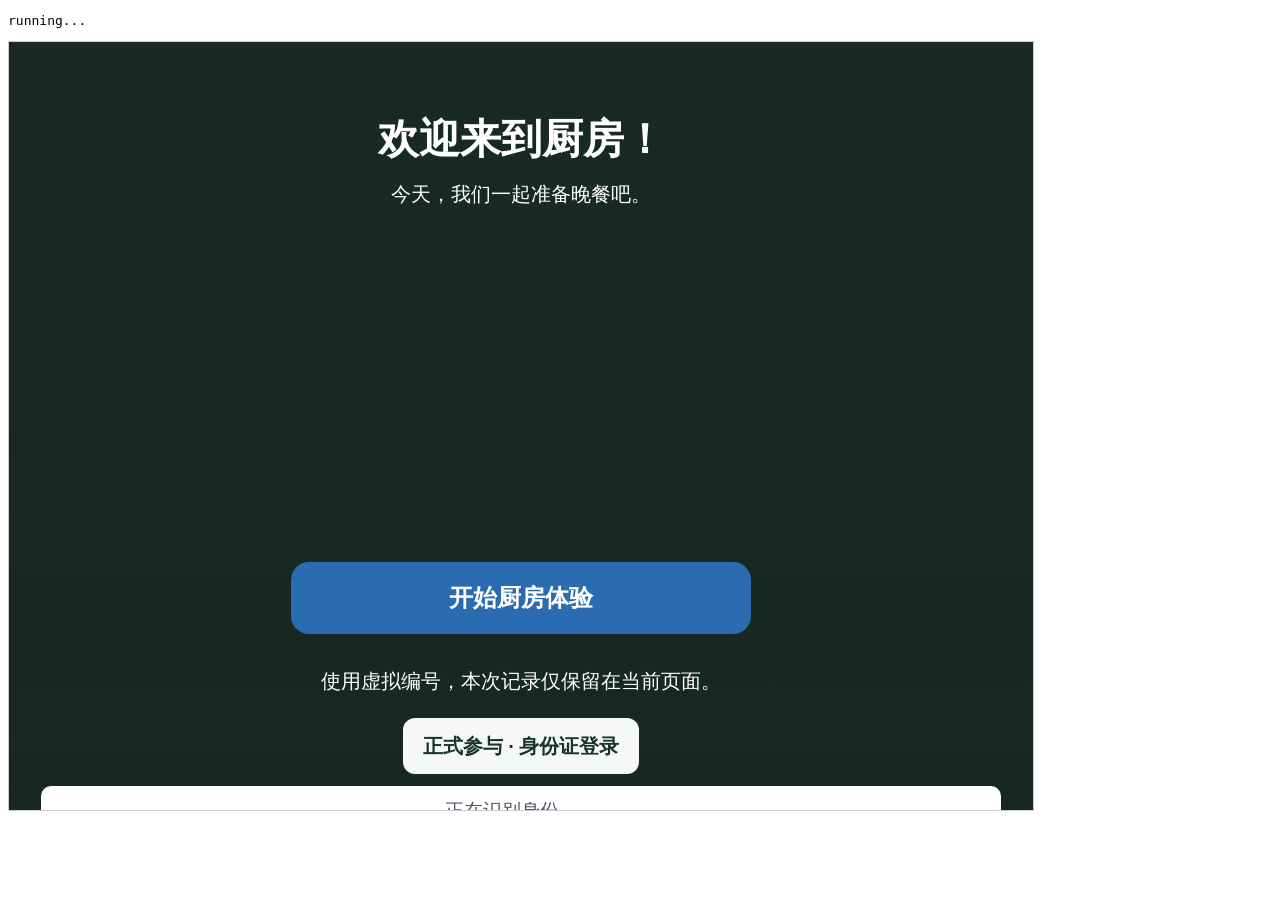
<file: dev/relogin_test.html>
<!DOCTYPE html>
<html lang="zh-CN">
<head><meta charset="UTF-8"><title>二次登录测试</title></head>
<body>
<pre id="out">running...</pre>
<iframe id="fr" style="width:1024px;height:768px;border:1px solid #ccc;"></iframe>
<script>
(function () {
  const lines = [];
  let pass = 0, fail = 0;
  function log(s) { lines.push(s); document.getElementById('out').textContent = lines.join('\n'); }
  function ok(name, cond, extra) {
    if (cond) pass++; else fail++;
    lines.push((cond ? 'PASS  ' : 'FAIL  ') + name + (cond ? '' : ('  << ' + extra)));
    document.getElementById('out').textContent = lines.join('\n');
  }
  function sleep(ms) { return new Promise(r => setTimeout(r, ms)); }
  function waitFor(cond, ms) {
    const limit = ms || 25000;
    return new Promise(resolve => {
      const t0 = Date.now();
      const tick = () => {
        let v = null;
        try { v = cond(); } catch (e) { }
        if (v) return resolve(v);
        if (Date.now() - t0 > limit) return resolve(null);
        setTimeout(tick, 120);
      };
      tick();
    });
  }

  /* 每次运行都生成一个全新且校验位合法的身份证号，保证“首次登录”断言可重复 */
  function newIdNo() {
    const W = [7, 9, 10, 5, 8, 4, 2, 1, 6, 3, 7, 9, 10, 5, 8, 4, 2];
    const C = ['1', '0', 'X', '9', '8', '7', '6', '5', '4', '3', '2'];
    const region = '440305';
    const y = 1935 + Math.floor(Math.random() * 20);
    const m = String(1 + Math.floor(Math.random() * 12)).padStart(2, '0');
    const d = String(1 + Math.floor(Math.random() * 28)).padStart(2, '0');
    const seq = String(100 + Math.floor(Math.random() * 900));
    const base = region + y + m + d + seq;
    let sum = 0;
    for (let i = 0; i < 17; i++) sum += (+base[i]) * W[i];
    return base + C[sum % 11];
  }
  const ID_B = newIdNo();
  const fr = document.getElementById('fr');
  const $f = (s) => fr.contentDocument.querySelector(s);
  const viewId = () => {
    const a = fr.contentDocument.querySelector('.view.active');
    return a ? a.id : null;
  };

  function load() {
    sessionStorage.clear();
    return new Promise(resolve => {
      fr.addEventListener('load', () => {
        waitFor(() => {
          const b = fr.contentDocument && fr.contentDocument.querySelector('#btn-code-go');
          return b && typeof b.onclick === 'function' ? b : null;
        }, 20000).then(resolve);
      }, { once: true });
      fr.src = '../cognitive-activity-web/participant.html?t=' + Date.now();
    });
  }

  async function login(idNo) {
    $f('#code-input').value = idNo;
    $f('#code-input').dispatchEvent(new fr.contentWindow.Event('input'));
    $f('#btn-code-go').click();
    return waitFor(() => {
      const v = viewId();
      return v === 'view-prefs' || v === 'view-recommend' ? v : null;
    }, 30000);
  }

  async function run() {
    /* ---- 第一次：新身份证，应先进偏好页 ---- */
    await load();
    const v1 = await login(ID_B);
    ok('首次登录进入偏好设置页', v1 === 'view-prefs', '实际 ' + v1);

    $f('#btn-prefs-skip').click();
    await waitFor(() => viewId() === 'view-recommend');
    await waitFor(() => $f('#reco-name').textContent !== '—');
    ok('跳过偏好后进入推荐页', viewId() === 'view-recommend');
    ok('推荐卡片有任务名（' + $f('#reco-name').textContent + '）', $f('#reco-name').textContent !== '—');
    ok('首次参与提示语正确', $f('#reco-history').textContent.indexOf('首次') >= 0,
      $f('#reco-history').textContent);

    /* ---- 退出（顶栏按钮） ---- */
    $f('#btn-topbar-exit').click();
    await waitFor(() => $f('#confirm-mask').classList.contains('show'));
    $f('#confirm-yes').click();
    await waitFor(() => viewId() === 'view-welcome');
    ok('顶栏「退出活动」可回到欢迎页', viewId() === 'view-welcome');
    ok('退出后本机不留身份信息', !fr.contentWindow.sessionStorage.getItem('cog_ctx'));
    ok('退出后输入框已清空', $f('#code-input').value === '');

    /* ---- 第二次：同一身份证，应直接进推荐页，不再问偏好 ---- */
    const v2 = await login(ID_B);
    ok('第二次登录跳过偏好直接进入推荐', v2 === 'view-recommend', '实际 ' + v2);
    ok('顶栏称谓保持一致', $f('#topbar-who').textContent.indexOf('尾号 ' + ID_B.slice(-4)) >= 0,
      $f('#topbar-who').textContent + ' / 期望 尾号 ' + ID_B.slice(-4));

    lines.push('');
    lines.push('RESULT ' + pass + ' passed, ' + fail + ' failed');
    document.getElementById('out').textContent = lines.join('\n');
  }

  run().catch(e => {
    lines.push('EXCEPTION: ' + (e && (e.stack || e.message || e)));
    document.getElementById('out').textContent = lines.join('\n');
  });
})();
</script>
</body>
</html>
</file>
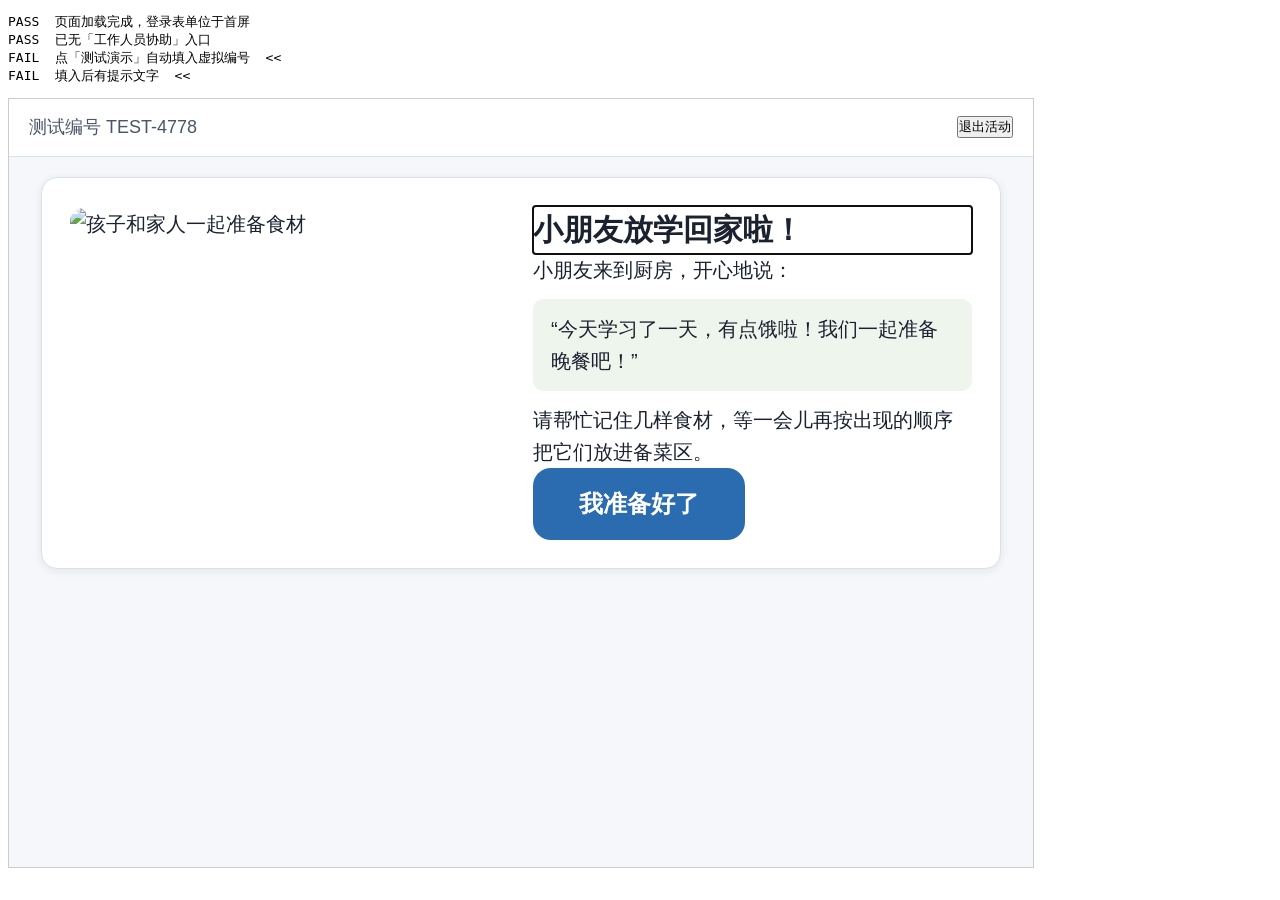
<file: dev/ui_login_test.html>
<!DOCTYPE html>
<html lang="zh-CN">
<head><meta charset="UTF-8"><title>登录界面测试</title></head>
<body>
<pre id="out">running...</pre>
<iframe id="fr" style="width:1024px;height:768px;border:1px solid #ccc;"></iframe>
<script>
(function () {
  const lines = [];
  let pass = 0, fail = 0;
  function log(s) { lines.push(s); document.getElementById('out').textContent = lines.join('\n'); }
  function ok(name, cond, extra) {
    if (cond) pass++; else fail++;
    lines.push((cond ? 'PASS  ' : 'FAIL  ') + name + (cond ? '' : ('  << ' + extra)));
    document.getElementById('out').textContent = lines.join('\n');
  }
  function sleep(ms) { return new Promise(r => setTimeout(r, ms)); }
  function waitFor(cond, ms) {
    const limit = ms || 20000;
    return new Promise((resolve) => {
      const t0 = Date.now();
      const tick = () => {
        let v = null;
        try { v = cond(); } catch (e) { }
        if (v) return resolve(v);
        if (Date.now() - t0 > limit) return resolve(null);
        setTimeout(tick, 120);
      };
      tick();
    });
  }

  const ID_A = '110101199003071233';
  const ID_WRONG = '110101199003071234';
  const fr = document.getElementById('fr');

  function load() {
    sessionStorage.clear();
    return new Promise(resolve => {
      const onLoad = () => {
        waitFor(() => {
          const d = fr.contentDocument;
          if (!d) return null;
          const btn = d.querySelector('#btn-code-go');
          // 必须等到事件绑定完成（onclick 已挂上），否则点击无效
          return btn && typeof btn.onclick === 'function' &&
            fr.contentWindow.Identity && fr.contentWindow.api ? btn : null;
        }, 20000).then(resolve);
      };
      fr.addEventListener('load', onLoad, { once: true });
      fr.src = '../cognitive-activity-web/participant.html?t=' + Date.now();
    });
  }
  const $f = (s) => fr.contentDocument.querySelector(s);

  async function run() {
    /* ========== 场景 1：虚拟编号 ========== */
    const ready = await load();
    ok('页面加载完成，登录表单位于首屏', !!ready);
    ok('已无「工作人员协助」入口', !$f('#btn-assist') && !$f('#assist-panel'));

    $f('#btn-test-mode').click();
    await sleep(200);
    const testCode = $f('#code-input').value;
    ok('点「测试演示」自动填入虚拟编号', /^TEST-\d{4}$/.test(testCode), testCode);
    ok('填入后有提示文字', $f('#code-msg').textContent.indexOf('虚拟编号') >= 0, $f('#code-msg').textContent);

    $f('#btn-code-go').click();
    const gotPrefs = await waitFor(() => {
      const a = fr.contentDocument.querySelector('.view.active');
      return a && (a.id === 'view-prefs' || a.id === 'view-recommend') ? a.id : null;
    }, 25000);
    ok('虚拟编号可进入下一步', gotPrefs === 'view-prefs' || gotPrefs === 'view-recommend', '当前视图 ' + gotPrefs);
    ok('顶栏显示测试编号', $f('#topbar-who').textContent.indexOf('测试编号') >= 0, $f('#topbar-who').textContent);

    /* ========== 场景 2：身份证号 ========== */
    await load();
    $f('#code-input').value = ID_A;
    $f('#code-input').dispatchEvent(new fr.contentWindow.Event('input'));
    $f('#btn-code-go').click();
    const got2 = await waitFor(() => {
      const a = fr.contentDocument.querySelector('.view.active');
      return a && (a.id === 'view-prefs' || a.id === 'view-recommend') ? a.id : null;
    }, 30000);
    ok('身份证号可进入下一步', got2 === 'view-prefs' || got2 === 'view-recommend', '当前视图 ' + got2);
    ok('顶栏显示身份证尾号而非全号',
      $f('#topbar-who').textContent.indexOf('身份证尾号 1233') >= 0 &&
      $f('#topbar-who').textContent.indexOf(ID_A) < 0,
      $f('#topbar-who').textContent);
    ok('输入框已清空，屏幕不留号码', $f('#code-input').value === '');

    /* ========== 场景 3：校验位错误 ========== */
    await load();
    $f('#code-input').value = ID_WRONG;
    $f('#code-input').dispatchEvent(new fr.contentWindow.Event('input'));
    $f('#btn-code-go').click();
    await sleep(1200);
    const msg = $f('#code-msg');
    const stillWelcome = fr.contentDocument.querySelector('.view.active').id === 'view-welcome';
    ok('校验位错误时停在欢迎页', stillWelcome);
    ok('给出明确错误提示', msg.textContent.indexOf('校验') >= 0 || msg.textContent.indexOf('格式') >= 0, msg.textContent);
    ok('错误提示为红色样式', msg.className.indexOf('err') >= 0, msg.className);

    /* ========== 场景 4：位数不足 ========== */
    await load();
    $f('#code-input').value = '11010119900307';
    $f('#code-input').dispatchEvent(new fr.contentWindow.Event('input'));
    $f('#btn-code-go').click();
    await sleep(800);
    ok('位数不足时提示 18 位',
      $f('#code-msg').textContent.indexOf('18 位') >= 0, $f('#code-msg').textContent);

    lines.push('');
    lines.push('RESULT ' + pass + ' passed, ' + fail + ' failed');
    document.getElementById('out').textContent = lines.join('\n');
  }

  run().catch(e => {
    lines.push('EXCEPTION: ' + (e && (e.stack || e.message || e)));
    document.getElementById('out').textContent = lines.join('\n');
  });
})();
</script>
</body>
</html>
</file>
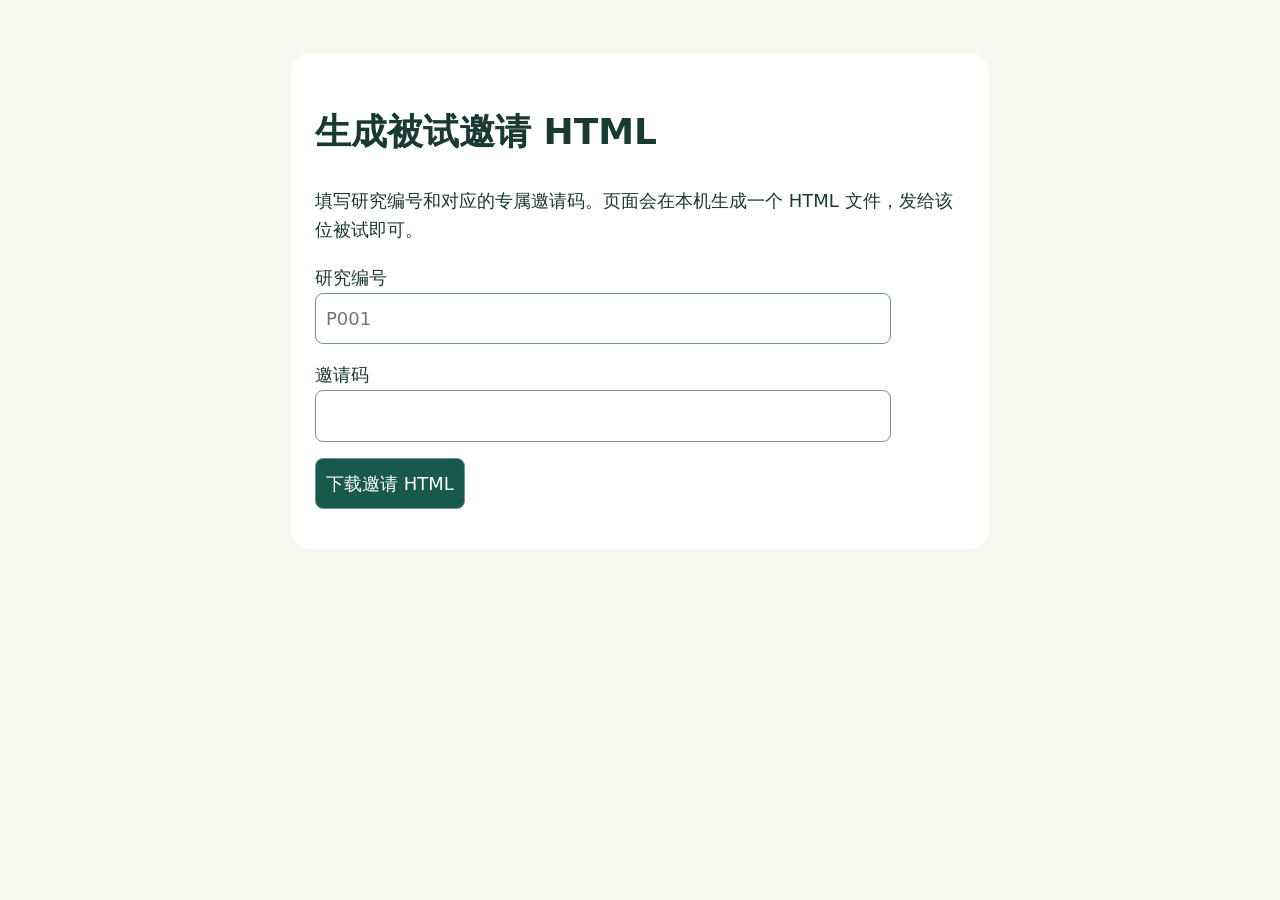
<file: chinese-old-master-mvp/research/invite-maker.html>
<!doctype html>
<html lang="zh-CN">
<meta charset="utf-8">
<meta name="viewport" content="width=device-width,initial-scale=1">
<meta name="referrer" content="no-referrer">
<meta http-equiv="Content-Security-Policy" content="default-src 'none'; script-src 'unsafe-inline'; style-src 'unsafe-inline'; base-uri 'none'; form-action 'none'">
<title>中华老当家研究邀请文件</title>
<style>
body{background:#f7f7ef;color:#193a33;font:1.125rem/1.65 system-ui,sans-serif;margin:0}
main{max-width:650px;margin:6vh auto;padding:24px;background:white;border-radius:18px}
label,input,button{display:block}input,button{font:inherit;padding:10px;margin-bottom:16px;border:1px solid #72958a;border-radius:8px}
input{width:100%;max-width:36rem;box-sizing:border-box}button{background:#19594b;color:white;cursor:pointer}
</style>
<main>
<h1>生成被试邀请 HTML</h1>
<p>填写研究编号和对应的专属邀请码。页面会在本机生成一个 HTML 文件，发给该位被试即可。</p>
<form id="maker">
<label for="code">研究编号</label>
<input id="code" required pattern="[A-Z]{1,4}[0-9]{3,8}" maxlength="12" autocomplete="off" placeholder="P001">
<label for="invite">邀请码</label>
<input id="invite" required pattern="[0-9a-f]{64}" maxlength="64" autocomplete="off" spellcheck="false">
<button>下载邀请 HTML</button>
</form>
<output id="result" role="status"></output>
</main>
<script>
document.getElementById('maker').onsubmit=event=>{
  event.preventDefault();
  const code=document.getElementById('code').value;
  const token=document.getElementById('invite').value;
  if(!/^[A-Z]{1,4}[0-9]{3,8}$/.test(code)||!/^[a-f0-9]{64}$/.test(token)) return;
  const link='https://lucy-962464.github.io/2026-/chinese-old-master-mvp/#study='+token;
  const html='<!doctype html><html lang="zh-CN"><meta charset="utf-8"><meta name="viewport" content="width=device-width,initial-scale=1"><meta name="referrer" content="no-referrer"><title>中华老当家｜便当试玩</title><meta http-equiv="refresh" content="0; url='+link+'"><body style="margin:8vh auto;max-width:650px;padding:24px;font:22px/1.6 system-ui;color:#193a33"><h1>中华老当家</h1><p>正在打开便当试玩。如果页面没有自动跳转，请点击下方入口。</p><a style="display:inline-block;padding:12px 22px;background:#19594b;color:white;border-radius:8px" rel="noreferrer" href="'+link+'">打开便当试玩</a></body></html>';
  const url=URL.createObjectURL(new Blob([html],{type:'text/html;charset=utf-8'}));
  const file=document.createElement('a');
  file.href=url;
  file.download='中华老当家_'+code+'.html';
  file.click();
  setTimeout(()=>URL.revokeObjectURL(url),1000);
  document.getElementById('invite').value='';
  document.getElementById('result').textContent='邀请文件已生成。';
};
</script>
</html>
</file>
<file: chinese-old-master-mvp/style.css>
:root{color-scheme:light;font-family:"Microsoft YaHei","PingFang SC",sans-serif;color:#193a33;background:#f7f7ef;line-height:1.6}
*{box-sizing:border-box}body{margin:0}main{width:min(1100px,calc(100% - 32px));margin:24px auto 64px}
header{padding:26px 32px;background:#19594b;color:white;border-radius:18px}header p,h1{margin:0}h1{font-size:clamp(2.2rem,7vw,3.5rem)}.eyebrow{font-size:.92rem}
nav,.actions{display:flex;flex-wrap:wrap;align-items:center;gap:10px}nav{margin:16px 0}
button,input,select{font:inherit;min-height:3rem;border:1px solid #72958a;color:inherit;border-radius:9px;padding:7px 13px;background:white}
button{cursor:pointer;font-weight:700}button:disabled{opacity:.5;cursor:default}.primary,button[aria-pressed=true]{background:#19594b;color:#fff}
:focus-visible{outline:3px solid #b76438;outline-offset:3px}
.card{padding:20px;background:white;border:1px solid #d7e1d6;border-radius:15px;margin-bottom:14px}
.chapters{display:grid;grid-template-columns:repeat(4,1fr);gap:8px;margin-bottom:14px}
.chapters div{padding:8px 12px;border:1px solid #d7e1d6;background:white;border-radius:10px}.chapters [aria-current=step]{background:#d8ebdf;border-color:#72958a}
.state{display:flex;align-items:baseline;flex-wrap:wrap;gap:10px 18px}.state strong{font-size:1.25rem}.small{font-size:.9rem;color:#43605a}
.stage,.report{background:#f3eddf;color:#5d3929;padding:14px 18px;border-radius:10px;font-size:1.25rem;min-height:60px}.end-actions{margin-top:18px}
.scroll{overflow:auto;margin-top:10px}table{border-collapse:collapse;width:100%;white-space:nowrap}td,th{padding:8px 10px;border-bottom:1px solid #d7e1d6;text-align:left}th{background:#edf4ee}
summary{cursor:pointer;font-weight:700}h2{margin-top:0}[hidden]{display:none!important}
@media(max-width:660px){.chapters{grid-template-columns:repeat(2,1fr)}.card{padding:14px}header{padding:20px}}


.entry{margin-top:16px;font-size:1.16rem}
.entry h2{font-size:clamp(1.55rem,4vw,2rem);margin-bottom:.35em}
.entry h3,.entry p{margin:.3em 0 .65em}
.entry button{min-height:56px}
.guide-steps{margin:20px 0;padding:0;list-style:none;display:grid;grid-template-columns:repeat(3,minmax(0,1fr));gap:14px;counter-reset:guide}
.guide-steps li{counter-increment:guide;padding:14px;border:1px solid #d7e1d6;border-radius:12px}
.guide-steps h3::before{content:counter(guide) "．"}
.guide-preview{min-height:132px;display:grid;align-content:center;gap:.3rem;background:#f7f7ef;padding:10px;border-radius:9px;font-size:.95rem}
.guide-note,.practice-order{background:#edf4ee;border-radius:10px;padding:14px}
.practice-order dt{font-weight:700}.practice-order dd{margin:0 0 .45rem}
#choices button,#game-card .actions>button{min-height:56px}
@media(max-width:740px){.guide-steps{grid-template-columns:1fr}.guide-preview{min-height:0}}
.answer-slots{display:flex;flex-wrap:wrap;gap:8px;margin:14px 0;padding:0;list-style:none}
.answer-slots li{background:#edf4ee;border:1px solid #b5cbbd;border-radius:9px;padding:7px 12px}

.guide-crop{display:block;overflow:hidden;position:relative;max-width:100%;border-radius:7px}
.guide-crop img{display:block;max-width:none}
.guide-watch{height:60px}
.guide-place{width:275px}
.guide-place img{width:169%;height:auto}
.guide-submit{width:93px;height:56px}
.guide-submit img{position:absolute;left:-70px;top:-55px}

#survey{width:min(720px,calc(100% - 32px));max-height:calc(100dvh - 32px);overflow:auto;padding:clamp(16px,4vw,32px);border:1px solid #d7e1d6;border-radius:18px;color:#193a33;background:white}
#survey::backdrop{background:rgba(21,42,35,.66)}
#survey h2{margin:0;font-size:clamp(1.35rem,4vw,1.9rem)}
#survey-options{display:grid;gap:10px}
#survey-options button{min-height:56px;text-align:left;font-size:1.1rem;background:#f3f8f4}
#survey-options button:hover{background:#d8ebdf}
@media(min-width:620px){#survey-options{grid-template-columns:repeat(2,minmax(0,1fr))}}
</file>
<file: cognitive-activity-web/css/style.css>
/* ============================================================
   社区老年人个性化认知活动支持系统 · 参与者端
   平板优先、电脑兼容的响应式布局
   设计基准：横屏 1024×768；断点 <768 单列 / 768–1199 平板 / ≥1200 桌面
   正文字号基准 20px（html font-size），支持放大到 22 / 24px
   ============================================================ */

:root {
  --primary: #2B6CB0;
  --primary-dark: #1E4FA8;
  --primary-light: #EBF4FF;
  --bg: #F5F7FA;
  --card: #FFFFFF;
  --text: #1A2230;
  --text-2: #4A5568;
  --text-3: #8B97A8;
  --border: #D9E2EC;
  --success: #2F855A;
  --success-light: #F0FFF4;
  --danger: #C53030;
  --danger-light: #FFF5F5;
  --warn: #B7791F;
  --warn-light: #FFFBEB;
  --radius: 16px;
  --shadow: 0 2px 10px rgba(26, 34, 48, 0.08);
  --shadow-lg: 0 8px 28px rgba(26, 34, 48, 0.14);
}

/* ---------- 字号档位（html 基准字号控制全局 rem） ---------- */
html { font-size: 20px; }
html.fs-large { font-size: 22px; }
html.fs-xlarge { font-size: 24px; }

* { box-sizing: border-box; margin: 0; padding: 0; }

body {
  font-family: "PingFang SC", "Microsoft YaHei", "Source Han Sans SC", "Noto Sans CJK SC", sans-serif;
  background: var(--bg);
  color: var(--text);
  line-height: 1.6;
  -webkit-font-smoothing: antialiased;
  min-height: 100vh;
}

/* ---------- 通用布局 ---------- */
.container { max-width: 1100px; margin: 0 auto; padding: 1rem 1rem 2rem; }

.btn {
  display: inline-flex; align-items: center; justify-content: center;
  min-height: 56px; min-width: 56px;
  padding: 0.6rem 1.6rem;
  font-size: 1.05rem; font-weight: 600;
  border-radius: 14px; border: 2px solid transparent;
  cursor: pointer; user-select: none;
  transition: background 0.15s, border-color 0.15s, transform 0.05s;
  font-family: inherit;
}
.btn:active { transform: scale(0.98); }
.btn:disabled { opacity: 0.45; cursor: not-allowed; }
.btn-primary { background: var(--primary); color: #fff; }
.btn-primary:not(:disabled):hover { background: var(--primary-dark); }
.btn-outline { background: #fff; color: var(--primary); border-color: var(--primary); }
.btn-outline:not(:disabled):hover { background: var(--primary-light); }
.btn-ghost { background: transparent; color: var(--text-2); border-color: var(--border); }
.btn-ghost:not(:disabled):hover { background: #fff; }
.btn-danger-outline { background: #fff; color: var(--danger); border-color: var(--danger); }
.btn-danger-outline:not(:disabled):hover { background: var(--danger-light); }
.btn-lg { min-height: 72px; font-size: 1.2rem; padding: 0.8rem 2.2rem; border-radius: 18px; }
.btn-block { width: 100%; }

.card {
  background: var(--card); border: 1px solid var(--border);
  border-radius: var(--radius); box-shadow: var(--shadow);
  padding: 1.4rem;
}

.hint { color: var(--text-3); font-size: 0.85rem; }
.muted { color: var(--text-2); }
.center { text-align: center; }

.badge {
  display: inline-block; padding: 0.15rem 0.7rem; border-radius: 999px;
  font-size: 0.8rem; font-weight: 600;
}
.badge-blue { background: var(--primary-light); color: var(--primary-dark); }
.badge-green { background: var(--success-light); color: var(--success); }
.badge-red { background: var(--danger-light); color: var(--danger); }
.badge-yellow { background: var(--warn-light); color: var(--warn); }
.badge-gray { background: #EDF2F7; color: var(--text-2); }

/* ---------- 表单 ---------- */
.input, .select, .textarea {
  width: 100%; min-height: 56px;
  font-size: 1.05rem; font-family: inherit; color: var(--text);
  padding: 0.5rem 1rem; border: 2px solid var(--border); border-radius: 12px;
  background: #fff;
}
.input:focus, .select:focus, .textarea:focus { outline: none; border-color: var(--primary); }
.label { display: block; font-weight: 600; margin: 0.9rem 0 0.4rem; }

/* ---------- 弹窗 ---------- */
.modal-mask {
  position: fixed; inset: 0; background: rgba(26, 34, 48, 0.45);
  display: none; align-items: center; justify-content: center; z-index: 100;
  padding: 1rem;
}
.modal-mask.show { display: flex; }
.modal {
  background: #fff; border-radius: var(--radius); box-shadow: var(--shadow-lg);
  max-width: 560px; width: 100%; max-height: 88vh; overflow: auto;
  padding: 1.6rem;
}
.modal h3 { margin-bottom: 0.8rem; }
.modal-actions { display: flex; gap: 0.8rem; margin-top: 1.4rem; justify-content: flex-end; flex-wrap: wrap; }

/* ---------- 提示条 ---------- */
.toast {
  position: fixed; left: 50%; bottom: 2rem; transform: translateX(-50%);
  background: var(--text); color: #fff; padding: 0.7rem 1.4rem;
  border-radius: 12px; font-size: 0.95rem; z-index: 200;
  opacity: 0; pointer-events: none; transition: opacity 0.25s;
  max-width: 90vw; text-align: center;
}
.toast.show { opacity: 1; }

/* ============================================================
   入口页
   ============================================================ */
.hero { text-align: center; padding: 3.5rem 1rem 2rem; }
.hero h1 { font-size: 1.7rem; margin-bottom: 0.6rem; }
.hero p { color: var(--text-2); }
.role-cards { display: grid; grid-template-columns: 1fr 1fr; gap: 1.2rem; margin-top: 2.2rem; }
.role-card {
  background: var(--card); border: 2px solid var(--border); border-radius: 20px;
  padding: 2.2rem 1.6rem; text-align: center; cursor: pointer;
  transition: border-color 0.15s, box-shadow 0.15s; text-decoration: none; color: var(--text);
  display: flex; flex-direction: column; align-items: center; gap: 0.8rem;
}
.role-card:hover { border-color: var(--primary); box-shadow: var(--shadow-lg); }
.role-card .icon { font-size: 3rem; line-height: 1; }
.role-card .t { font-size: 1.25rem; font-weight: 700; }
.role-card .d { color: var(--text-2); font-size: 0.9rem; }

/* ============================================================
   参与者端
   ============================================================ */
.p-wrap { max-width: 1000px; margin: 0 auto; padding: 1rem 1rem 2.5rem; }

/* 视图切换 */
.view { display: none; }
.view.active { display: block; animation: fadeIn 0.25s ease; }
@keyframes fadeIn { from { opacity: 0; transform: translateY(6px); } to { opacity: 1; transform: none; } }

/* P01 欢迎 */
.welcome-head { text-align: center; padding: 2.6rem 1rem 1.6rem; }
.welcome-head .logo { font-size: 3.2rem; }
.welcome-head h1 { font-size: 1.55rem; margin: 0.6rem 0 0.4rem; }
.welcome-head p { color: var(--text-2); }
.welcome-actions { display: flex; flex-direction: column; gap: 1.1rem; max-width: 460px; margin: 2rem auto 0; }
.code-form { max-width: 460px; margin: 0 auto; }
.code-form .row { display: flex; gap: 0.8rem; }
.code-form .input { font-size: 1.25rem; letter-spacing: 0.12em; text-transform: uppercase; text-align: center; }

/* 顶部小导航（参与者端页内） */
.p-topbar {
  display: flex; justify-content: space-between; align-items: center;
  padding: 0.7rem 1rem; background: #fff; border-bottom: 1px solid var(--border);
  position: sticky; top: 0; z-index: 20;
}
.p-topbar .who { color: var(--text-2); font-size: 0.9rem; }

/* P02 偏好 */
.chip-grid { display: flex; flex-wrap: wrap; gap: 0.7rem; margin-top: 0.5rem; }
.chip {
  border: 2px solid var(--border); background: #fff; color: var(--text);
  border-radius: 999px; padding: 0.55rem 1.2rem; font-size: 1rem; font-family: inherit;
  cursor: pointer; min-height: 48px;
}
.chip.on { border-color: var(--primary); background: var(--primary-light); color: var(--primary-dark); font-weight: 700; }
.seg { display: flex; gap: 0.6rem; }
.seg .chip { border-radius: 12px; flex: 1; }

/* P03 推荐 */
.reco-card { text-align: center; padding: 2.4rem 1.6rem; }
.reco-card .tagline { color: var(--primary-dark); font-weight: 700; margin-bottom: 0.6rem; }
.reco-card h2 { font-size: 1.5rem; margin-bottom: 0.7rem; }
.reco-card .desc { color: var(--text-2); max-width: 560px; margin: 0 auto 1rem; }
.reco-meta { display: flex; justify-content: center; gap: 1.4rem; flex-wrap: wrap; margin: 1.1rem 0 1.6rem; color: var(--text-2); font-size: 0.95rem; }
.reco-meta b { color: var(--text); }
.reco-actions { display: flex; gap: 1rem; justify-content: center; flex-wrap: wrap; }
.history-strip { margin-top: 1.3rem; color: var(--text-3); font-size: 0.9rem; }

/* P04 指导语 */
.instr-steps { display: grid; grid-template-columns: repeat(3, 1fr); gap: 1rem; margin: 1.6rem 0; }
.instr-step {
  background: #fff; border: 2px solid var(--border); border-radius: var(--radius);
  padding: 1.3rem 0.9rem; text-align: center;
}
.instr-step .n {
  width: 2.4rem; height: 2.4rem; border-radius: 50%; background: var(--primary-light);
  color: var(--primary-dark); font-weight: 700; display: flex; align-items: center;
  justify-content: center; margin: 0 auto 0.7rem; font-size: 1.05rem;
}
.instr-step .emoji { font-size: 2.2rem; display: block; margin-bottom: 0.4rem; }
.instr-step p { font-size: 0.95rem; color: var(--text-2); }

/* P05 任务 */
.task-header {
  display: flex; justify-content: space-between; align-items: center;
  background: #fff; border-bottom: 1px solid var(--border);
  padding: 0.7rem 1.2rem; position: sticky; top: 0; z-index: 20;
  gap: 0.8rem; flex-wrap: wrap;
}
.task-header .title { font-weight: 700; font-size: 1.1rem; }
.task-header .sub { color: var(--text-2); font-size: 0.9rem; }
.btn-exit {
  min-height: 48px; padding: 0.35rem 1.1rem; font-size: 0.95rem;
  background: #fff; color: var(--text-2); border: 2px solid var(--border);
  border-radius: 12px; cursor: pointer; font-family: inherit; font-weight: 600;
}
.btn-exit:hover { color: var(--danger); border-color: var(--danger); }

.task-body { padding: 1.2rem 1rem 2rem; max-width: 1000px; margin: 0 auto; }

.stage {
  min-height: 300px; display: flex; flex-direction: column;
  align-items: center; justify-content: center; gap: 1rem;
  background: #fff; border: 1px solid var(--border); border-radius: var(--radius);
  padding: 1.6rem; margin-bottom: 1.2rem; text-align: center;
}
.stage .tip { color: var(--text-2); font-size: 1.05rem; }
.stage .item-big {
  font-size: 5.2rem; line-height: 1.15;
  background: var(--primary-light); border-radius: 24px;
  padding: 1.2rem 2.4rem;
}
.stage .pos-label { font-weight: 700; color: var(--primary-dark); font-size: 1.2rem; }
.stage .keep-mind { font-size: 1.15rem; }

.retention-bar { width: min(420px, 80%); height: 14px; background: var(--border); border-radius: 999px; overflow: hidden; }
.retention-bar i { display: block; height: 100%; background: var(--primary); border-radius: 999px; width: 100%; }

/* 答题槽位 */
.slots { display: flex; gap: 0.9rem; justify-content: center; flex-wrap: wrap; margin-bottom: 1.2rem; }
.slot {
  width: 8.2rem; min-height: 7.2rem;
  border: 2px dashed var(--border); border-radius: 14px; background: #fff;
  display: flex; flex-direction: column; align-items: center; justify-content: center;
  gap: 0.15rem; padding: 0.4rem;
}
.slot .no { font-size: 0.8rem; color: var(--text-3); font-weight: 600; }
.slot .em { font-size: 2.5rem; line-height: 1.1; }
.slot .nm { font-size: 0.85rem; color: var(--text-2); }
.slot.filled { border-style: solid; border-color: var(--primary); background: var(--primary-light); }

/* 物品选择网格 */
.item-grid { display: grid; grid-template-columns: repeat(auto-fill, minmax(148px, 1fr)); gap: 0.9rem; margin-bottom: 1.3rem; }
.item-card {
  background: #fff; border: 2px solid var(--border); border-radius: 14px;
  min-height: 112px; display: flex; flex-direction: column; align-items: center; justify-content: center;
  gap: 0.1rem; cursor: pointer; font-family: inherit; font-size: 1rem; color: var(--text);
  transition: border-color 0.12s, background 0.12s; padding: 0.5rem;
}
.item-card .em { font-size: 2.6rem; line-height: 1.15; }
.item-card:hover:not(:disabled) { border-color: var(--primary); }
.item-card:disabled { opacity: 0.35; cursor: not-allowed; }

.task-actions { display: flex; gap: 0.9rem; justify-content: center; flex-wrap: wrap; }
.task-actions .btn { min-width: 150px; }

/* 帮助与说明 */
.help-bar { display: flex; justify-content: center; margin-top: 1rem; }

/* 阶段提示横幅 */
.phase-banner {
  position: fixed; top: 4.6rem; left: 50%; transform: translateX(-50%);
  background: var(--text); color: #fff; border-radius: 999px;
  padding: 0.45rem 1.3rem; font-size: 0.9rem; z-index: 50;
  opacity: 0; pointer-events: none; transition: opacity 0.25s;
  max-width: 92vw; text-align: center;
}
.phase-banner.show { opacity: 1; }

/* P06 反馈 */
.fb-summary { display: flex; justify-content: center; gap: 1rem; flex-wrap: wrap; margin: 1.2rem 0 1.6rem; }
.fb-stat { background: #fff; border: 1px solid var(--border); border-radius: 14px; padding: 0.9rem 1.6rem; text-align: center; min-width: 8.5rem; }
.fb-stat b { display: block; font-size: 1.5rem; color: var(--primary-dark); }
.fb-stat span { color: var(--text-2); font-size: 0.85rem; }
.rating-row { display: grid; grid-template-columns: repeat(3, 1fr); gap: 0.9rem; max-width: 640px; margin: 0 auto; }
.rating-btn {
  background: #fff; border: 2px solid var(--border); border-radius: 16px;
  padding: 1.1rem 0.6rem; font-size: 1.05rem; font-family: inherit; cursor: pointer;
  min-height: 76px; font-weight: 600; color: var(--text); display: flex; flex-direction: column; gap: 0.3rem; align-items: center;
}
.rating-btn .emoji { font-size: 1.9rem; }
.rating-btn.on { border-color: var(--primary); background: var(--primary-light); color: var(--primary-dark); }

/* ---------- 响应式 ---------- */
@media (max-width: 767px) {
  .role-cards { grid-template-columns: 1fr; }
  .instr-steps { grid-template-columns: 1fr; }
  .rating-row { grid-template-columns: 1fr; }
  .form-grid { grid-template-columns: 1fr; }
  .attempt-detail .seq-compare { grid-template-columns: 1fr; }
  .slot { width: 6.6rem; min-height: 6.2rem; }
  .stage .item-big { font-size: 4rem; }
}

@media (min-width: 768px) and (max-width: 1199px) {
  /* 平板区间：保持触控优先，槽位与卡片略微收紧 */
  .task-actions .btn { min-width: 140px; }
}

@media (min-width: 1200px) {
  .p-wrap, .task-body { max-width: 1100px; }
}

/* ---------- P01 身份证登录（替代原编号 + 工作人员协助） ---------- */
.login-card {
  max-width: 520px;
  margin: 0 auto;
  padding: 1.8rem 1.5rem 1.3rem;
  box-shadow: var(--shadow);
}
.login-label {
  display: block;
  font-size: 1.12rem;
  font-weight: 700;
  margin-bottom: 0.7rem;
  color: var(--text);
}
.id-input {
  width: 100%;
  font-size: 1.4rem;
  letter-spacing: 0.16em;
  text-align: center;
  text-transform: uppercase;
  padding: 0.8rem 0.6rem;
  font-variant-numeric: tabular-nums;
}
.id-input::placeholder {
  letter-spacing: 0.02em;
  font-size: 1rem;
  color: var(--text-3);
}
.privacy-note {
  font-size: 0.86rem;
  color: var(--text-3);
  line-height: 1.65;
  margin-top: 0.85rem;
}
.login-msg {
  min-height: 1.5em;
  margin-top: 0.45rem;
  font-size: 0.95rem;
  text-align: center;
  color: var(--text-2);
}
.login-msg.err { color: var(--danger); font-weight: 600; }
.login-msg.ok { color: var(--primary); font-weight: 600; }
.test-entry {
  max-width: 520px;
  margin: 1.6rem auto 0;
  text-align: center;
}
.link-btn {
  background: none;
  border: none;
  border-bottom: 1px dashed currentColor;
  padding: 0.35rem 0.5rem;
  color: var(--primary);
  font-family: inherit;
  font-size: 1rem;
  cursor: pointer;
}
.link-btn:hover { opacity: 0.72; }

/* 登录页首屏压缩：保证 1024×768 平板一屏内看全 */
#view-welcome .welcome-head { padding: 1.3rem 1rem 0.9rem; }
#view-welcome .welcome-head .logo { font-size: 2.4rem; }
#view-welcome .welcome-head h1 { font-size: 1.42rem; margin: 0.35rem 0 0.25rem; }
#view-welcome .login-card { padding: 1.35rem 1.35rem 1.1rem; }
#view-welcome .test-entry { margin-top: 1rem; }
#view-welcome .privacy-note { margin-top: 0.7rem; line-height: 1.5; }
</file>
